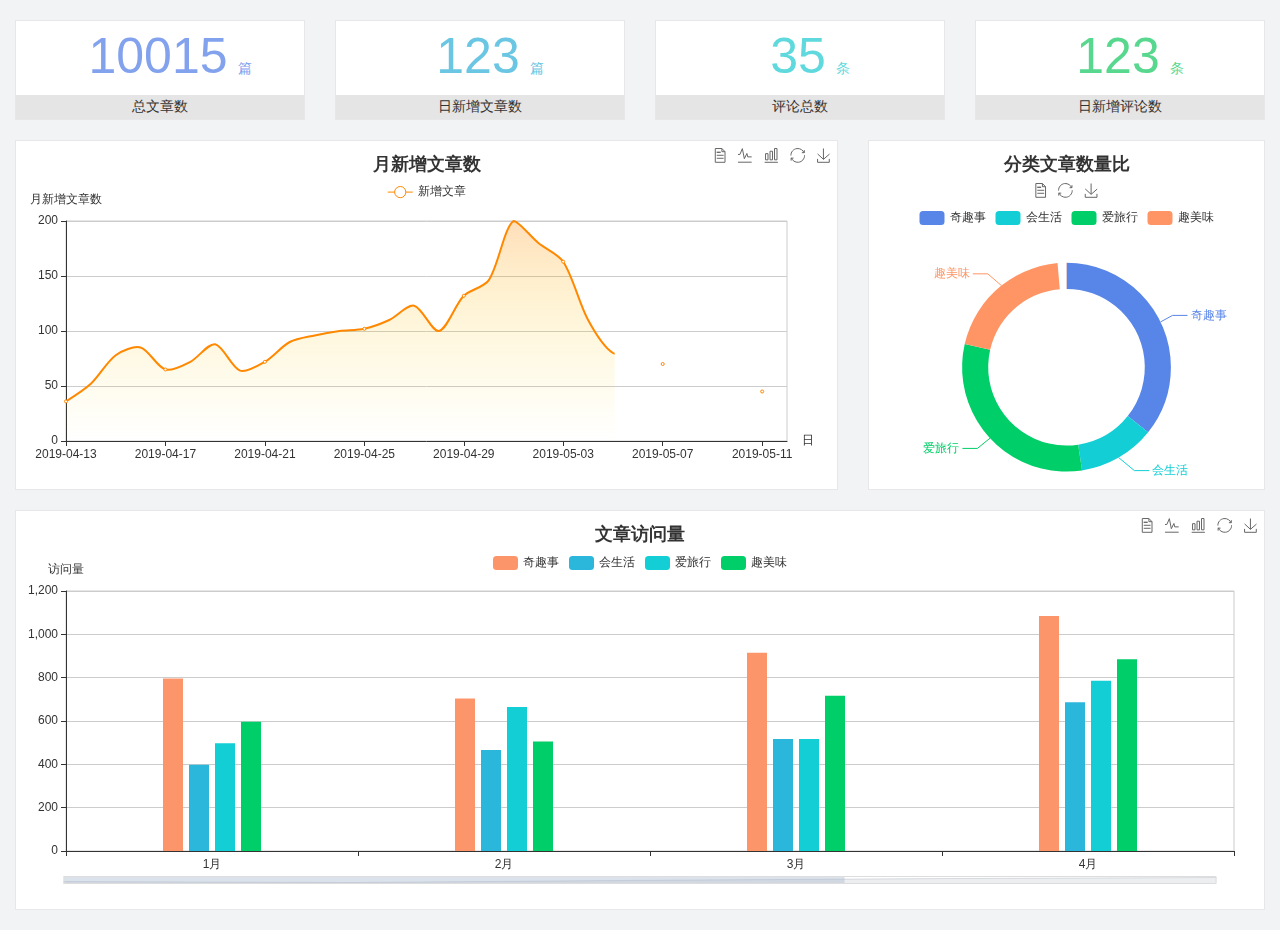
<file: home/dashboard.html>
<!DOCTYPE html>
<html lang="en">

<head>
  <meta charset="UTF-8">
  <meta name="viewport" content="width=device-width, initial-scale=1.0">
  <meta http-equiv="X-UA-Compatible" content="ie=edge">
  <title>图表统计</title>
  <link rel="stylesheet" href="../../assets/lib/bootstrap.css" />
  <link rel="stylesheet" href="../../assets/lib/main.css" />
  <script src="../../assets/lib/jquery.js"></script>
  <script type="text/javascript" src="../../assets/lib/echarts.min.js"></script>
</head>

<body>
  <div class="container-fluid">
    <div class="row spannel_list">
      <div class="col-sm-3 col-xs-6">
        <div class="spannel">
          <em>10015</em><span>篇</span>
          <b>总文章数</b>
        </div>
      </div>
      <div class="col-sm-3 col-xs-6">
        <div class="spannel scolor01">
          <em>123</em><span>篇</span>
          <b>日新增文章数</b>
        </div>
      </div>
      <div class="col-sm-3 col-xs-6">
        <div class="spannel scolor02">
          <em>35</em><span>条</span>
          <b>评论总数</b>
        </div>
      </div>
      <div class="col-sm-3 col-xs-6">
        <div class="spannel scolor03">
          <em>123</em><span>条</span>
          <b>日新增评论数</b>
        </div>
      </div>
    </div>
  </div>

  <div class="container-fluid">
    <div class="row curve-pie">
      <div class="col-lg-8 col-md-8">
        <div class="gragh_pannel" id="curve_show"></div>
      </div>
      <div class="col-lg-4 col-md-4">
        <div class="gragh_pannel" id="pie_show"></div>
      </div>
    </div>
  </div>

  <div class="container-fluid">
    <div class="column_pannel" id="column_show"></div>
  </div>

  <script>
    var oChart = echarts.init(document.getElementById('curve_show'));
    var aList_all = [
      { 'count': 36, 'date': '2019-04-13' },
      { 'count': 52, 'date': '2019-04-14' },
      { 'count': 78, 'date': '2019-04-15' },
      { 'count': 85, 'date': '2019-04-16' },
      { 'count': 65, 'date': '2019-04-17' },
      { 'count': 72, 'date': '2019-04-18' },
      { 'count': 88, 'date': '2019-04-19' },
      { 'count': 64, 'date': '2019-04-20' },
      { 'count': 72, 'date': '2019-04-21' },
      { 'count': 90, 'date': '2019-04-22' },
      { 'count': 96, 'date': '2019-04-23' },
      { 'count': 100, 'date': '2019-04-24' },
      { 'count': 102, 'date': '2019-04-25' },
      { 'count': 110, 'date': '2019-04-26' },
      { 'count': 123, 'date': '2019-04-27' },
      { 'count': 100, 'date': '2019-04-28' },
      { 'count': 132, 'date': '2019-04-29' },
      { 'count': 146, 'date': '2019-04-30' },
      { 'count': 200, 'date': '2019-05-01' },
      { 'count': 180, 'date': '2019-05-02' },
      { 'count': 163, 'date': '2019-05-03' },
      { 'count': 110, 'date': '2019-05-04' },
      { 'count': 80, 'date': '2019-05-05' },
      { 'count': 82, 'date': '2019-05-06' },
      { 'count': 70, 'date': '2019-05-07' },
      { 'count': 65, 'date': '2019-05-08' },
      { 'count': 54, 'date': '2019-05-09' },
      { 'count': 40, 'date': '2019-05-10' },
      { 'count': 45, 'date': '2019-05-11' },
      { 'count': 38, 'date': '2019-05-12' },
    ];

    let aCount = [];
    let aDate = [];

    for (var i = 0; i < aList_all.length; i++) {
      aCount.push(aList_all[i].count);
      aDate.push(aList_all[i].date);
    }

    var chartopt = {
      title: {
        text: '月新增文章数',
        left: 'center',
        top: '10'
      },
      tooltip: {
        trigger: 'axis'
      },
      legend: {
        data: ['新增文章'],
        top: '40'
      },
      toolbox: {
        show: true,
        feature: {
          mark: { show: true },
          dataView: { show: true, readOnly: false },
          magicType: { show: true, type: ['line', 'bar'] },
          restore: { show: true },
          saveAsImage: { show: true }
        }
      },
      calculable: true,
      xAxis: [
        {
          name: '日',
          type: 'category',
          boundaryGap: false,
          data: aDate
        }
      ],
      yAxis: [
        {
          name: '月新增文章数',
          type: 'value'
        }
      ],
      series: [
        {
          name: '新增文章',
          type: 'line',
          smooth: true,
          itemStyle: { normal: { areaStyle: { type: 'default' }, color: '#f80' }, lineStyle: { color: '#f80' } },
          data: aCount
        }],
      areaStyle: {
        normal: {
          color: new echarts.graphic.LinearGradient(0, 0, 0, 1, [{
            offset: 0,
            color: 'rgba(255,136,0,0.39)'
          }, {
            offset: .34,
            color: 'rgba(255,180,0,0.25)'
          }, {
            offset: 1,
            color: 'rgba(255,222,0,0.00)'
          }])

        }
      },
      grid: {
        show: true,
        x: 50,
        x2: 50,
        y: 80,
        height: 220
      }
    };

    oChart.setOption(chartopt);


    var oPie = echarts.init(document.getElementById('pie_show'));
    var oPieopt =
    {
      title: {
        top: 10,
        text: '分类文章数量比',
        x: 'center'
      },
      tooltip: {
        trigger: 'item',
        formatter: "{a} <br/>{b} : {c} ({d}%)"
      },
      color: ['#5885e8', '#13cfd5', '#00ce68', '#ff9565'],
      legend: {
        x: 'center',
        top: 65,
        data: ['奇趣事', '会生活', '爱旅行', '趣美味']
      },
      toolbox: {
        show: true,
        x: 'center',
        top: 35,
        feature: {
          mark: { show: true },
          dataView: { show: true, readOnly: false },
          magicType: {
            show: true,
            type: ['pie', 'funnel'],
            option: {
              funnel: {
                x: '25%',
                width: '50%',
                funnelAlign: 'left',
                max: 1548
              }
            }
          },
          restore: { show: true },
          saveAsImage: { show: true }
        }
      },
      calculable: true,
      series: [
        {
          name: '访问来源',
          type: 'pie',
          radius: ['45%', '60%'],
          center: ['50%', '65%'],
          data: [
            { value: 300, name: '奇趣事' },
            { value: 100, name: '会生活' },
            { value: 260, name: '爱旅行' },
            { value: 180, name: '趣美味' }
          ]
        }
      ]
    };
    oPie.setOption(oPieopt);



    var oColumn = this.echarts.init(document.getElementById('column_show'));
    var oColumnopt =
    {
      title: {
        text: '文章访问量',
        left: 'center',
        top: '10'
      },
      tooltip: {
        trigger: 'axis'
      },
      legend: {
        data: ['奇趣事', '会生活', '爱旅行', '趣美味'],
        top: '40'
      },
      toolbox: {
        show: true,
        feature: {
          mark: { show: true },
          dataView: { show: true, readOnly: false },
          magicType: { show: true, type: ['line', 'bar'] },
          restore: { show: true },
          saveAsImage: { show: true }
        }
      },
      calculable: true,
      xAxis: [
        {
          type: 'category',
          data: ['1月', '2月', '3月', '4月', '5月']
        }
      ],
      yAxis: [
        {
          name: '访问量',
          type: 'value'
        }
      ],
      series: [
        {
          name: '奇趣事',
          type: 'bar',
          barWidth: 20,
          itemStyle: {
            normal: { areaStyle: { type: 'default' }, color: '#fd956a' }
          },
          data: [800, 708, 920, 1090, 1200]
        },
        {
          name: '会生活',
          type: 'bar',
          barWidth: 20,
          itemStyle: {
            normal: { areaStyle: { type: 'default' }, color: '#2bb6db' }
          },
          data: [400, 468, 520, 690, 800]
        },
        {
          name: '爱旅行',
          type: 'bar',
          barWidth: 20,
          itemStyle: {
            normal: { areaStyle: { type: 'default' }, color: '#13cfd5' }
          },
          data: [500, 668, 520, 790, 900]
        },
        {
          name: '趣美味',
          type: 'bar',
          barWidth: 20,
          itemStyle: {
            normal: { areaStyle: { type: 'default' }, color: '#00ce68' }
          },
          data: [600, 508, 720, 890, 1000]
        }
      ],
      grid: {
        show: true,
        x: 50,
        x2: 30,
        y: 80,
        height: 260
      },
      dataZoom: [//给x轴设置滚动条
        {
          start: 0,//默认为0
          end: 100 - 1000 / 31,//默认为100
          type: 'slider',
          show: true,
          xAxisIndex: [0],
          handleSize: 0,//滑动条的 左右2个滑动条的大小
          height: 8,//组件高度
          left: 45, //左边的距离
          right: 50,//右边的距离
          bottom: 26,//右边的距离
          handleColor: '#ddd',//h滑动图标的颜色
          handleStyle: {
            borderColor: "#cacaca",
            borderWidth: "1",
            shadowBlur: 2,
            background: "#ddd",
            shadowColor: "#ddd",
          }
        }]
    };
    oColumn.setOption(oColumnopt);
  </script>
</body>

</html>
</file>
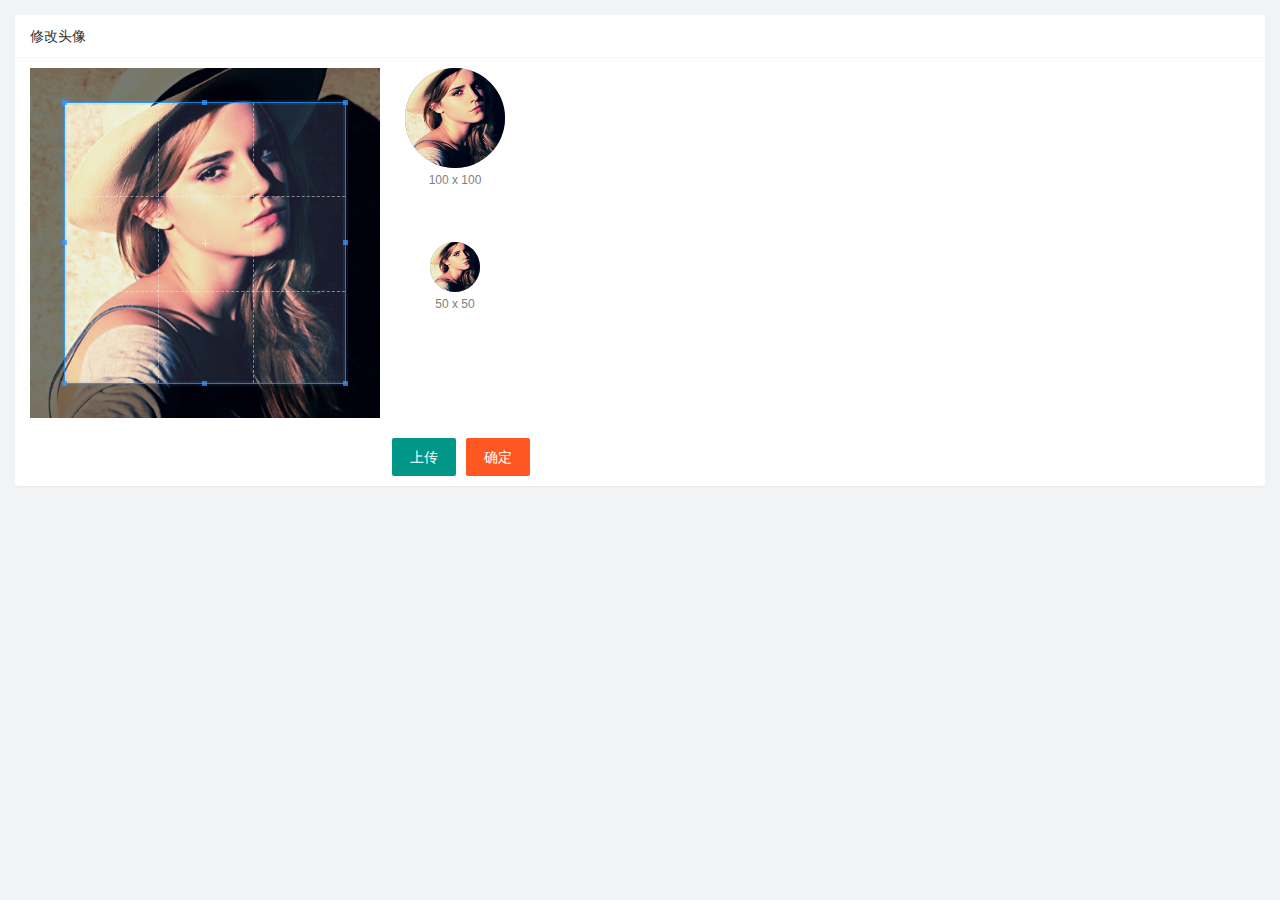
<file: user/user_avatar.html>
<!DOCTYPE html>
<html lang="en">
<head>
    <meta charset="UTF-8">
    <meta http-equiv="X-UA-Compatible" content="IE=edge">
    <meta name="viewport" content="width=device-width, initial-scale=1.0">
    <title>Document</title>
    <!-- 导入layui -->
    <link rel="stylesheet" href="../assets/lib/layui/css/layui.css">
    <!-- 导入 cropper 样式表 -->
    <link rel="stylesheet" href="../assets/lib/cropper/cropper.css">
    <!-- 导入自己的css样式 -->
    <link rel="stylesheet" href="../assets/css/user/user_avatar.css">
</head>
<body>
    <div class="layui-card">
        <div class="layui-card-header">修改头像</div>
        <div class="layui-card-body">
            <!-- 第一行的图片裁剪和预览区域 -->
  <div class="row1">
    <!-- 图片裁剪区域 -->
    <div class="cropper-box">
      <!-- 这个 img 标签很重要，将来会把它初始化为裁剪区域 -->
      <img id="image" src="../assets/images/sample.jpg" />
    </div>
    <!-- 图片的预览区域 -->
    <div class="preview-box">
      <div>
        <!-- 宽高为 100px 的预览区域 -->
        <div class="img-preview w100"></div>
        <p class="size">100 x 100</p>
      </div>
      <div>
        <!-- 宽高为 50px 的预览区域 -->
        <div class="img-preview w50"></div>
        <p class="size">50 x 50</p>
      </div>
    </div>
  </div>

  <!-- 第二行的按钮区域 -->
  <div class="row2">
    <!-- 通过accept属性可以指定用户可以选择文件的类型 -->
    <input type="file" id="file" accept="image/png,image/jpeg">
    <button type="button" class="layui-btn" id="btnChooseImage">上传</button>
    <button type="button" class="layui-btn layui-btn-danger" id="btnUpload">确定</button>
  </div>
        </div>
      </div>
      <!-- 导入layui.js文件 -->
      <script src="../assets/lib/layui/layui.all.js"></script>
      <!-- 导入 jQuery -->
      <script src="../assets/lib/jquery.js"></script>
      <!-- 导入 cropper.js -->
      <script src="../assets/lib/cropper/Cropper.js"></script>
      <!--导入 jquery-cropper.js -->
      <script src="../assets/lib/cropper/jquery-cropper.js"></script>
      <!-- 导入 baseAPI 的js 文件 -->
      <script src="../assets/js/baseAPI.js"></script>
      <!-- 导入自己的js 文件 -->
      <script src="../assets/js/user/user_avatar.js"></script>
</body>
</html>
</file>
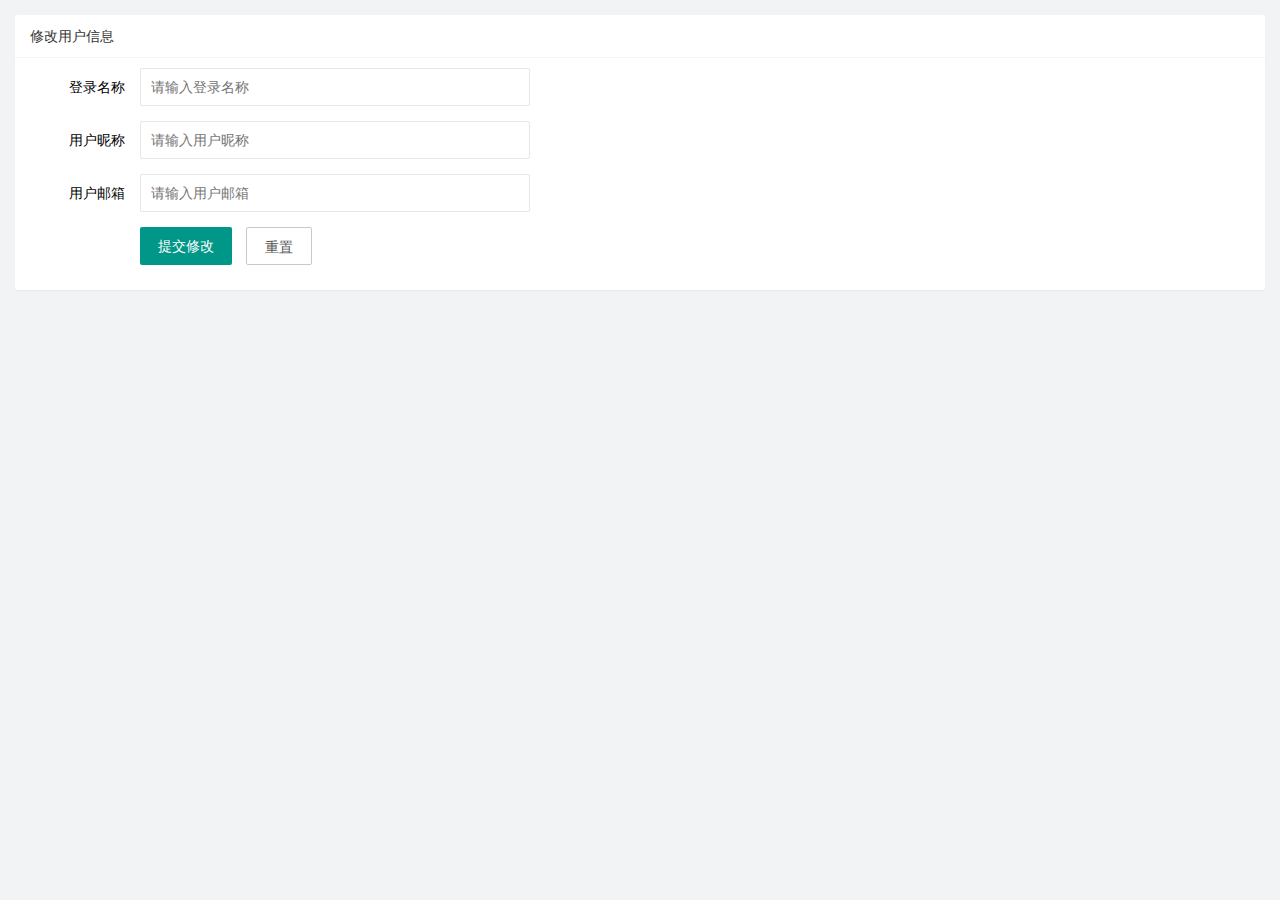
<file: user/user_info.html>
<!DOCTYPE html>
<html lang="en">
<head>
    <meta charset="UTF-8">
    <meta http-equiv="X-UA-Compatible" content="IE=edge">
    <meta name="viewport" content="width=device-width, initial-scale=1.0">
    <title>Document</title>
    <!-- 导入layui的样式 -->
    <link rel="stylesheet" href="../assets/lib/layui/css/layui.css" />
    <!-- 导入自己定义的CSS样式 -->
    <link rel="stylesheet" href="../assets/css/user/user_info.css" />
</head>
<body>
    <!-- 卡片区域 -->
    <div class="layui-card">
        <div class="layui-card-header">修改用户信息</div>
        <div class="layui-card-body">
            <form class="layui-form" lay-filter="formUserInfo" >
                <!-- 这是隐藏域 -->
                <input type="hidden" name="id" value="">
                <div class="layui-form-item">
                    <label class="layui-form-label">登录名称</label>
                    <div class="layui-input-block">
                        <input type="text" name="username" required  lay-verify="required" placeholder="请输入登录名称" autocomplete="off" class="layui-input" readonly>
                    </div>
                    </div>
                    <div class="layui-form-item">
                    <label class="layui-form-label">用户昵称</label>
                    <div class="layui-input-block">
                        <input type="text" name="nickname" required  lay-verify="required|nickname" placeholder="请输入用户昵称" autocomplete="off" class="layui-input">
                    </div>
                    </div>
                    <div class="layui-form-item">
                    <label class="layui-form-label">用户邮箱</label>
                    <div class="layui-input-block">
                        <input type="text" name="email" required  lay-verify="required|email" placeholder="请输入用户邮箱" autocomplete="off" class="layui-input">
                    </div>
                    </div>
                    <div class="layui-form-item">
                    <div class="layui-input-block">
                        <button class="layui-btn" lay-submit lay-filter="formDemo">提交修改</button>
                        <button type="reset" class="layui-btn layui-btn-primary" id="btnReset">重置</button>
                    </div>
                    </div>
            </form>
        </div>
      </div>
      <!-- 导入layui的ja文件 -->
      <script src="../assets/lib/layui/layui.all.js"></script>
      <!-- 导入jQuery -->
      <script src="../assets/lib/jquery.js"></script>
      <!-- 导入baseAPI 文件 -->
      <script src="../assets/js/baseAPI.js"></script>
      <!-- 导入自己的JS文件 -->
      <script src="../assets/js/user/user_info.js"></script>
</body>
</html>
</file>
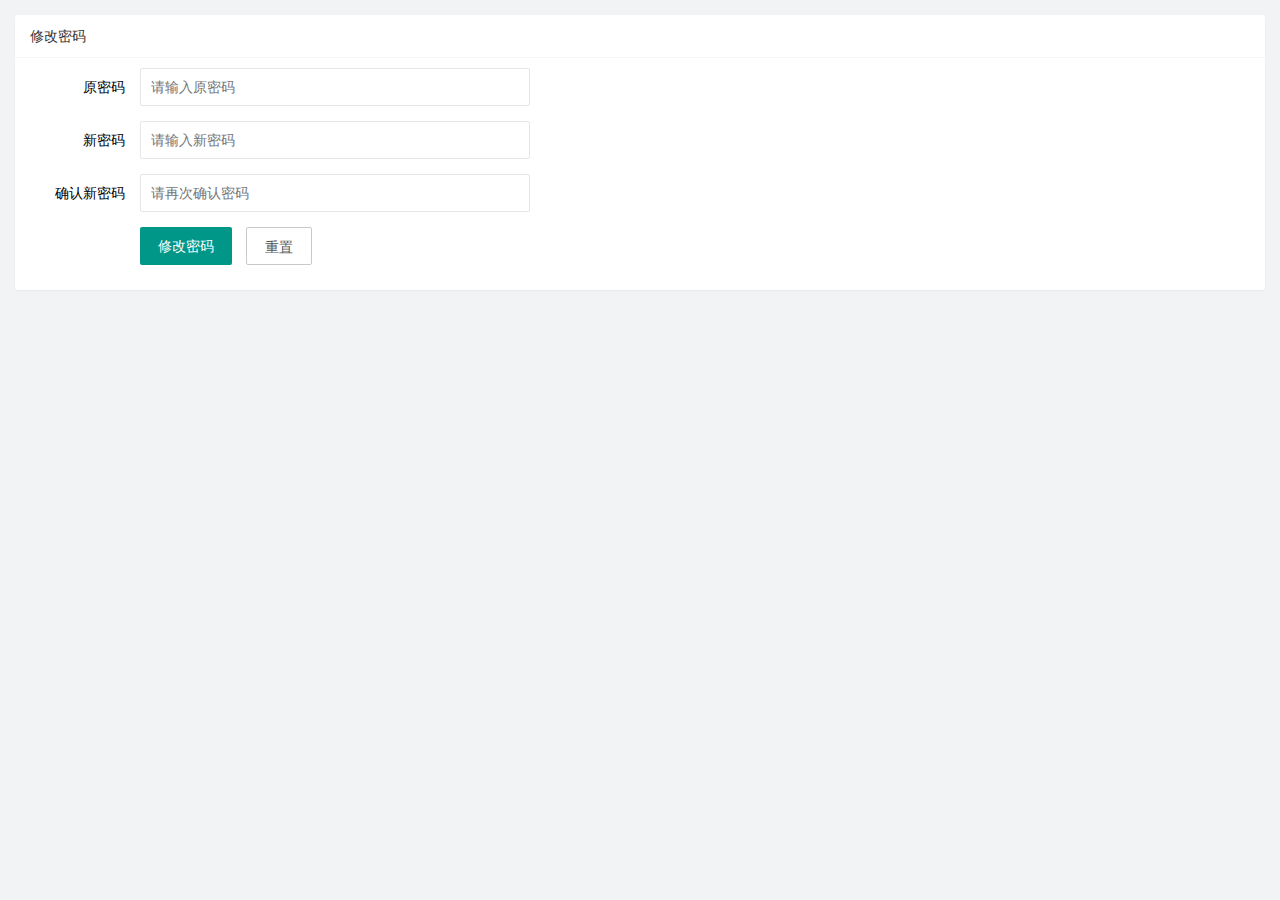
<file: user/user_pwd.html>
<!DOCTYPE html>
<html lang="en">
<head>
    <meta charset="UTF-8">
    <meta http-equiv="X-UA-Compatible" content="IE=edge">
    <meta name="viewport" content="width=device-width, initial-scale=1.0">
    <title>Document</title>
    <!-- 导入layui样式 -->
    <link rel="stylesheet" href="../assets/lib/layui/css/layui.css">
    <!-- 导入自己的CSS样式 -->
    <link rel="stylesheet" href="../assets/css/user/user_pwd.css">
</head>
<body>
    <div class="layui-card">
        <div class="layui-card-header">修改密码</div>
        <div class="layui-card-body">
            <form class="layui-form">
                <div class="layui-form-item">
                  <label class="layui-form-label">原密码</label>
                  <div class="layui-input-block">
                    <input type="password" name="oldPwd" required  lay-verify="required|pwd" placeholder="请输入原密码" autocomplete="off" class="layui-input">
                  </div>
                </div>
                <div class="layui-form-item">
                    <label class="layui-form-label">新密码</label>
                    <div class="layui-input-block">
                      <input type="password" name="newPwd" required  lay-verify="required|pwd|samePwd" placeholder="请输入新密码" autocomplete="off" class="layui-input">
                    </div>
                  </div>
                  <div class="layui-form-item">
                    <label class="layui-form-label">确认新密码</label>
                    <div class="layui-input-block">
                      <input type="password" name="rePwd" required  lay-verify="required|pwd|rePwd" placeholder="请再次确认密码" autocomplete="off" class="layui-input">
                    </div>
                  </div>
                  <div class="layui-form-item">
                    <div class="layui-input-block">
                      <button class="layui-btn" lay-submit lay-filter="formDemo">修改密码</button>
                      <button type="reset" class="layui-btn layui-btn-primary">重置</button>
                    </div>
                  </div>
            </form>
        </div>
      </div>
      <!-- 导入layui 的js文件 -->
      <script src="../assets/lib/layui/layui.all.js"></script>
      <!-- 导入jQuery -->
      <script src="../assets/lib/jquery.js"></script>
      <!-- 导入baseAPI -->
      <script src="../assets/js/baseAPI.js"></script>
      <!-- 导入自己的JS -->
      <script src="../assets/js/user/user_pwd.js"></script>
    </body>
</html>
</file>
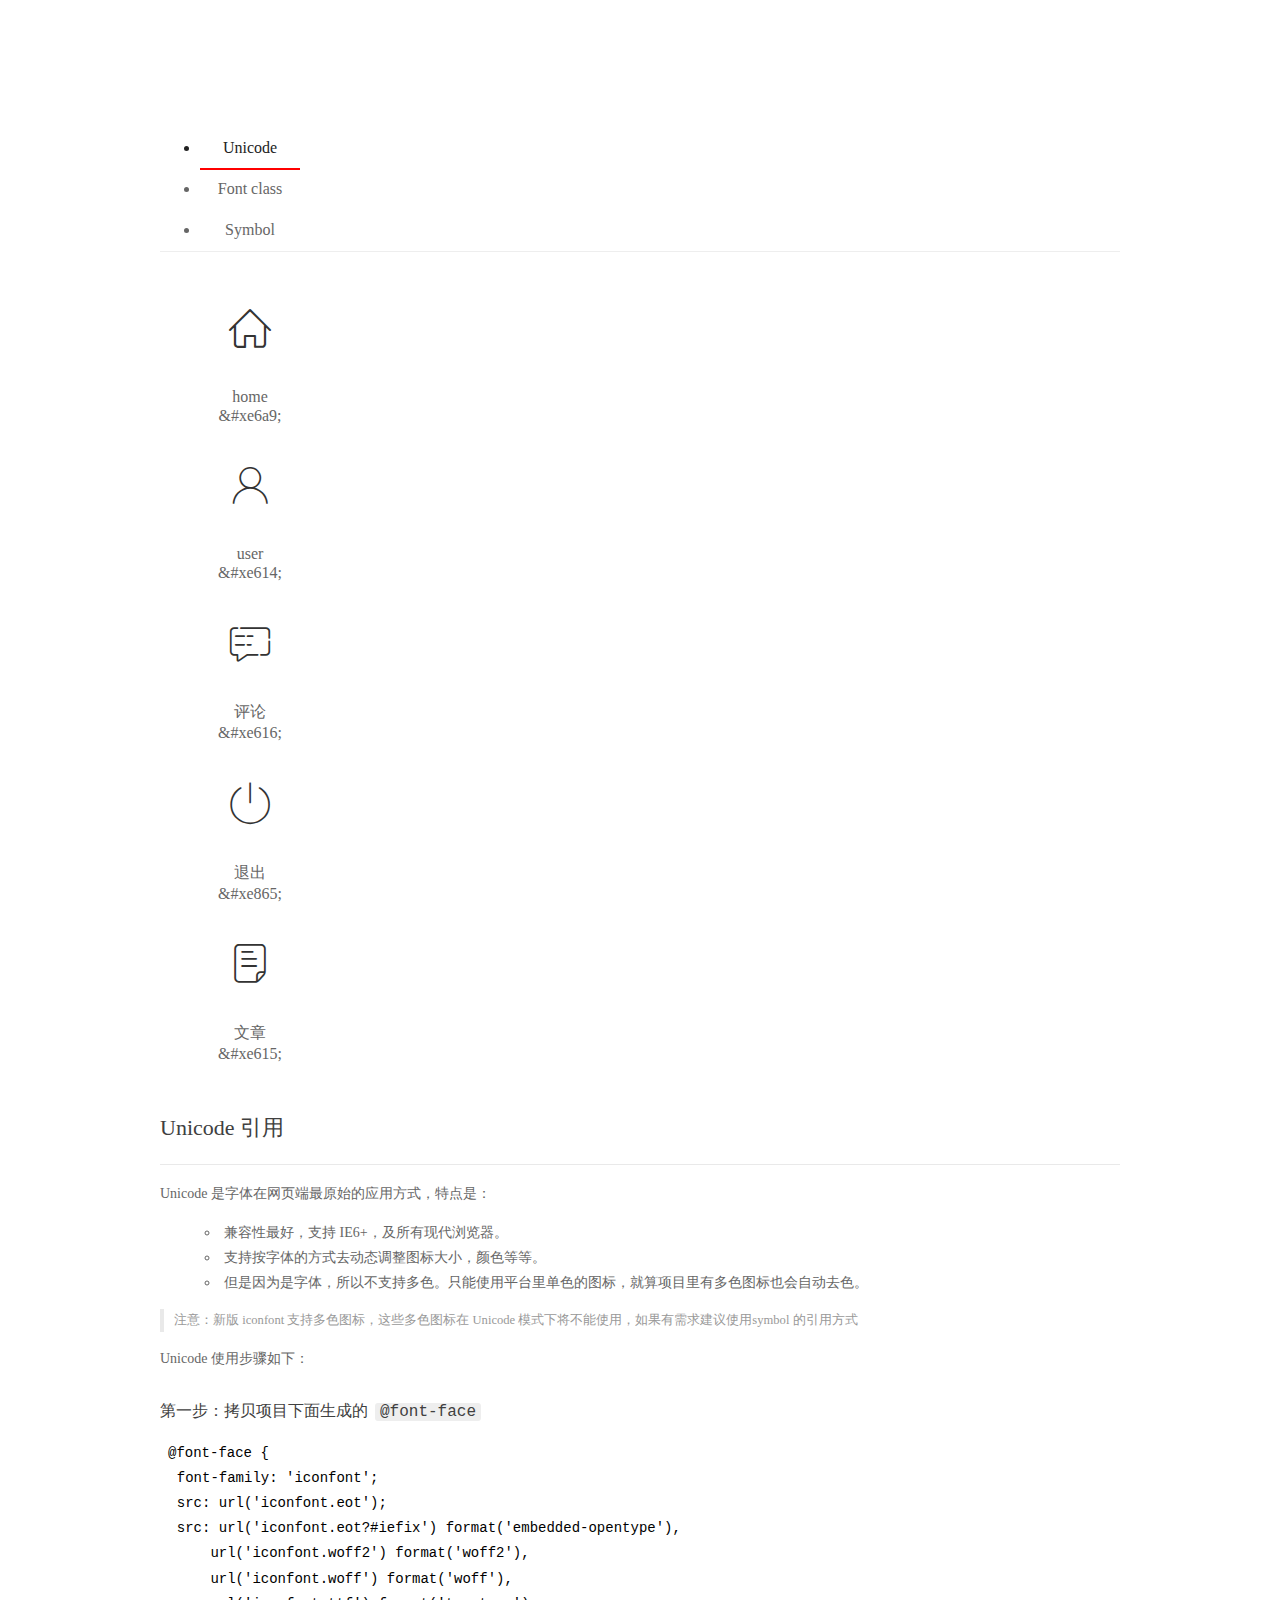
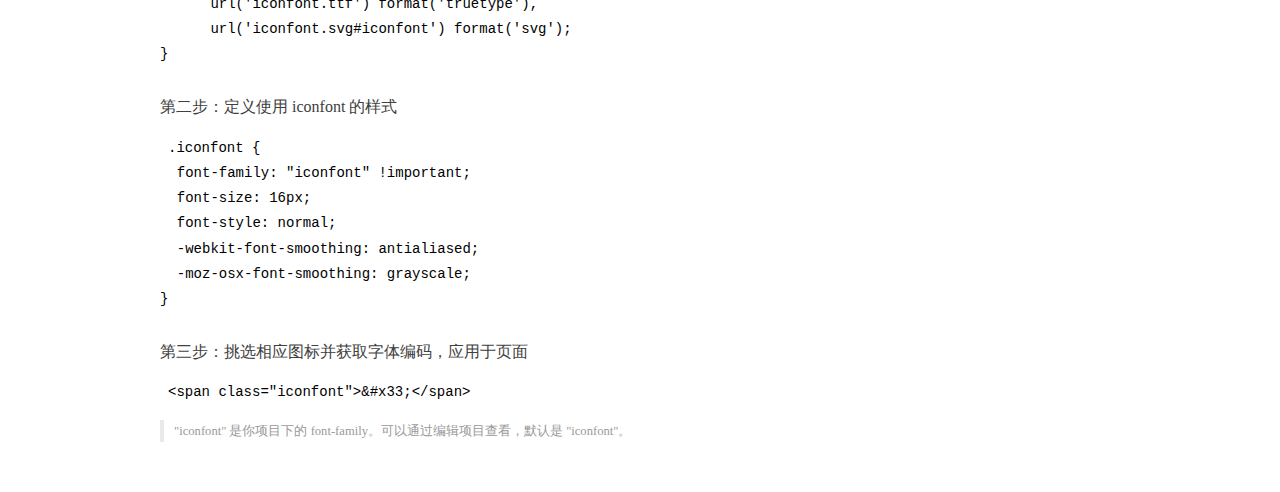
<file: assets/fonts/demo_index.html>
<!DOCTYPE html>
<html>
<head>
  <meta charset="utf-8"/>
  <title>IconFont Demo</title>
  <link rel="shortcut icon" href="https://gtms04.alicdn.com/tps/i4/TB1_oz6GVXXXXaFXpXXJDFnIXXX-64-64.ico" type="image/x-icon"/>
  <link rel="stylesheet" href="https://g.alicdn.com/thx/cube/1.3.2/cube.min.css">
  <link rel="stylesheet" href="demo.css">
  <link rel="stylesheet" href="iconfont.css">
  <script src="iconfont.js"></script>
  <!-- jQuery -->
  <script src="https://a1.alicdn.com/oss/uploads/2018/12/26/7bfddb60-08e8-11e9-9b04-53e73bb6408b.js"></script>
  <!-- 代码高亮 -->
  <script src="https://a1.alicdn.com/oss/uploads/2018/12/26/a3f714d0-08e6-11e9-8a15-ebf944d7534c.js"></script>
</head>
<body>
  <div class="main">
    <h1 class="logo"><a href="https://www.iconfont.cn/" title="iconfont 首页" target="_blank">&#xe86b;</a></h1>
    <div class="nav-tabs">
      <ul id="tabs" class="dib-box">
        <li class="dib active"><span>Unicode</span></li>
        <li class="dib"><span>Font class</span></li>
        <li class="dib"><span>Symbol</span></li>
      </ul>
      
    </div>
    <div class="tab-container">
      <div class="content unicode" style="display: block;">
          <ul class="icon_lists dib-box">
          
            <li class="dib">
              <span class="icon iconfont">&#xe6a9;</span>
                <div class="name">home</div>
                <div class="code-name">&amp;#xe6a9;</div>
              </li>
          
            <li class="dib">
              <span class="icon iconfont">&#xe614;</span>
                <div class="name">user</div>
                <div class="code-name">&amp;#xe614;</div>
              </li>
          
            <li class="dib">
              <span class="icon iconfont">&#xe616;</span>
                <div class="name">评论</div>
                <div class="code-name">&amp;#xe616;</div>
              </li>
          
            <li class="dib">
              <span class="icon iconfont">&#xe865;</span>
                <div class="name">退出</div>
                <div class="code-name">&amp;#xe865;</div>
              </li>
          
            <li class="dib">
              <span class="icon iconfont">&#xe615;</span>
                <div class="name">文章</div>
                <div class="code-name">&amp;#xe615;</div>
              </li>
          
          </ul>
          <div class="article markdown">
          <h2 id="unicode-">Unicode 引用</h2>
          <hr>

          <p>Unicode 是字体在网页端最原始的应用方式，特点是：</p>
          <ul>
            <li>兼容性最好，支持 IE6+，及所有现代浏览器。</li>
            <li>支持按字体的方式去动态调整图标大小，颜色等等。</li>
            <li>但是因为是字体，所以不支持多色。只能使用平台里单色的图标，就算项目里有多色图标也会自动去色。</li>
          </ul>
          <blockquote>
            <p>注意：新版 iconfont 支持多色图标，这些多色图标在 Unicode 模式下将不能使用，如果有需求建议使用symbol 的引用方式</p>
          </blockquote>
          <p>Unicode 使用步骤如下：</p>
          <h3 id="-font-face">第一步：拷贝项目下面生成的 <code>@font-face</code></h3>
<pre><code class="language-css"
>@font-face {
  font-family: 'iconfont';
  src: url('iconfont.eot');
  src: url('iconfont.eot?#iefix') format('embedded-opentype'),
      url('iconfont.woff2') format('woff2'),
      url('iconfont.woff') format('woff'),
      url('iconfont.ttf') format('truetype'),
      url('iconfont.svg#iconfont') format('svg');
}
</code></pre>
          <h3 id="-iconfont-">第二步：定义使用 iconfont 的样式</h3>
<pre><code class="language-css"
>.iconfont {
  font-family: "iconfont" !important;
  font-size: 16px;
  font-style: normal;
  -webkit-font-smoothing: antialiased;
  -moz-osx-font-smoothing: grayscale;
}
</code></pre>
          <h3 id="-">第三步：挑选相应图标并获取字体编码，应用于页面</h3>
<pre>
<code class="language-html"
>&lt;span class="iconfont"&gt;&amp;#x33;&lt;/span&gt;
</code></pre>
          <blockquote>
            <p>"iconfont" 是你项目下的 font-family。可以通过编辑项目查看，默认是 "iconfont"。</p>
          </blockquote>
          </div>
      </div>
      <div class="content font-class">
        <ul class="icon_lists dib-box">
          
          <li class="dib">
            <span class="icon iconfont icon-home"></span>
            <div class="name">
              home
            </div>
            <div class="code-name">.icon-home
            </div>
          </li>
          
          <li class="dib">
            <span class="icon iconfont icon-user"></span>
            <div class="name">
              user
            </div>
            <div class="code-name">.icon-user
            </div>
          </li>
          
          <li class="dib">
            <span class="icon iconfont icon-pinglun"></span>
            <div class="name">
              评论
            </div>
            <div class="code-name">.icon-pinglun
            </div>
          </li>
          
          <li class="dib">
            <span class="icon iconfont icon-tuichu"></span>
            <div class="name">
              退出
            </div>
            <div class="code-name">.icon-tuichu
            </div>
          </li>
          
          <li class="dib">
            <span class="icon iconfont icon-16"></span>
            <div class="name">
              文章
            </div>
            <div class="code-name">.icon-16
            </div>
          </li>
          
        </ul>
        <div class="article markdown">
        <h2 id="font-class-">font-class 引用</h2>
        <hr>

        <p>font-class 是 Unicode 使用方式的一种变种，主要是解决 Unicode 书写不直观，语意不明确的问题。</p>
        <p>与 Unicode 使用方式相比，具有如下特点：</p>
        <ul>
          <li>兼容性良好，支持 IE8+，及所有现代浏览器。</li>
          <li>相比于 Unicode 语意明确，书写更直观。可以很容易分辨这个 icon 是什么。</li>
          <li>因为使用 class 来定义图标，所以当要替换图标时，只需要修改 class 里面的 Unicode 引用。</li>
          <li>不过因为本质上还是使用的字体，所以多色图标还是不支持的。</li>
        </ul>
        <p>使用步骤如下：</p>
        <h3 id="-fontclass-">第一步：引入项目下面生成的 fontclass 代码：</h3>
<pre><code class="language-html">&lt;link rel="stylesheet" href="./iconfont.css"&gt;
</code></pre>
        <h3 id="-">第二步：挑选相应图标并获取类名，应用于页面：</h3>
<pre><code class="language-html">&lt;span class="iconfont icon-xxx"&gt;&lt;/span&gt;
</code></pre>
        <blockquote>
          <p>"
            iconfont" 是你项目下的 font-family。可以通过编辑项目查看，默认是 "iconfont"。</p>
        </blockquote>
      </div>
      </div>
      <div class="content symbol">
          <ul class="icon_lists dib-box">
          
            <li class="dib">
                <svg class="icon svg-icon" aria-hidden="true">
                  <use xlink:href="#icon-home"></use>
                </svg>
                <div class="name">home</div>
                <div class="code-name">#icon-home</div>
            </li>
          
            <li class="dib">
                <svg class="icon svg-icon" aria-hidden="true">
                  <use xlink:href="#icon-user"></use>
                </svg>
                <div class="name">user</div>
                <div class="code-name">#icon-user</div>
            </li>
          
            <li class="dib">
                <svg class="icon svg-icon" aria-hidden="true">
                  <use xlink:href="#icon-pinglun"></use>
                </svg>
                <div class="name">评论</div>
                <div class="code-name">#icon-pinglun</div>
            </li>
          
            <li class="dib">
                <svg class="icon svg-icon" aria-hidden="true">
                  <use xlink:href="#icon-tuichu"></use>
                </svg>
                <div class="name">退出</div>
                <div class="code-name">#icon-tuichu</div>
            </li>
          
            <li class="dib">
                <svg class="icon svg-icon" aria-hidden="true">
                  <use xlink:href="#icon-16"></use>
                </svg>
                <div class="name">文章</div>
                <div class="code-name">#icon-16</div>
            </li>
          
          </ul>
          <div class="article markdown">
          <h2 id="symbol-">Symbol 引用</h2>
          <hr>

          <p>这是一种全新的使用方式，应该说这才是未来的主流，也是平台目前推荐的用法。相关介绍可以参考这篇<a href="">文章</a>
            这种用法其实是做了一个 SVG 的集合，与另外两种相比具有如下特点：</p>
          <ul>
            <li>支持多色图标了，不再受单色限制。</li>
            <li>通过一些技巧，支持像字体那样，通过 <code>font-size</code>, <code>color</code> 来调整样式。</li>
            <li>兼容性较差，支持 IE9+，及现代浏览器。</li>
            <li>浏览器渲染 SVG 的性能一般，还不如 png。</li>
          </ul>
          <p>使用步骤如下：</p>
          <h3 id="-symbol-">第一步：引入项目下面生成的 symbol 代码：</h3>
<pre><code class="language-html">&lt;script src="./iconfont.js"&gt;&lt;/script&gt;
</code></pre>
          <h3 id="-css-">第二步：加入通用 CSS 代码（引入一次就行）：</h3>
<pre><code class="language-html">&lt;style&gt;
.icon {
  width: 1em;
  height: 1em;
  vertical-align: -0.15em;
  fill: currentColor;
  overflow: hidden;
}
&lt;/style&gt;
</code></pre>
          <h3 id="-">第三步：挑选相应图标并获取类名，应用于页面：</h3>
<pre><code class="language-html">&lt;svg class="icon" aria-hidden="true"&gt;
  &lt;use xlink:href="#icon-xxx"&gt;&lt;/use&gt;
&lt;/svg&gt;
</code></pre>
          </div>
      </div>

    </div>
  </div>
  <script>
  $(document).ready(function () {
      $('.tab-container .content:first').show()

      $('#tabs li').click(function (e) {
        var tabContent = $('.tab-container .content')
        var index = $(this).index()

        if ($(this).hasClass('active')) {
          return
        } else {
          $('#tabs li').removeClass('active')
          $(this).addClass('active')

          tabContent.hide().eq(index).fadeIn()
        }
      })
    })
  </script>
</body>
</html>
</file>
<file: assets/lib/main.css>
body{
    font-family:'MicroSoft YaHei';
    background-color: #f2f3f5;
}
.main_wrap{
    position:fixed;
    width:100%;
    height:100%;
    left:0px;
    top:0px;
    background:url('../images/login_bg.jpg'); 
    background-size:100% 100%; 
  }
.header{
    width:1200px;
    overflow: hidden;
    margin:20px auto 0;
}
.heade .logo{
    float: left;
}
.header .copyright{
    float:right;
    font-size:12px;
    color:#fff;
    text-align:right;
    line-height:20px;
    margin-top:10px;
}
.login_form_con{
    position:absolute;
    left:50%;
    top:50%;
    margin-left:-200px;
    margin-top:-155px;
    width:400px;
    height:310px;
    background-color: #edeff0;
}

.login_form{
    position: relative;
}

.login_form .icon-user{
    position:absolute;
    font-size:16px;
    color:#999;
    left:46px;
    top:12px;
}
.login_form .icon-key{
    position:absolute;
    font-size:18px;
    color:#999;
    left:46px;
    top:78px;
}
.login_title{
    height:60px;
    background:url('../images/login_title.png') center center no-repeat #fff;
}
.input_txt,.input_pass,.input_sub{
    display:block;
    width:334px;
    height:37px;
    padding:0px;
    text-indent:40px;
    border:1px solid #ddd;
    margin:27px auto 0;
    outline:none;
}
.input_sub{
    margin-top:40px;
    height:42px;
    background-color: #19b9e7;
    text-indent:0px;
    font-size:18px;
    color:#fff;
    cursor: pointer;
}
.input_sub:hover{
    background-color: #08a0cc;
}

.sider{
    position:fixed;
    left:0;
    top:0;
    bottom:0;
    width:210px;
    background-color: #323745;
}
.sider .logo{
    display:block;
    height:56px;
    background-color: #242732;
    overflow: hidden;
}
.sider .logo img{
    display:block;
    margin:6px auto 0;
}
.user_info{
    height:79px;
    border-bottom:1px solid #5a5e6b;
}

.user_info img{
    float: left;
    width:40px;
    height:40px;
    border-radius:20px;
    margin:19px 0 0 30px;
}
.user_info span{
    float: left;
    width:120px;
    font-size:12px;
    color:#fff;
    margin:23px 0 0 20px;
}
.user_info b{
    float: left;
    width: 120px;
    font-weight:normal;
    font-size:12px;
    color:#adafb5;
    margin:2px 0 0 20px;
}

.menu .level01{
    height:50px;
    line-height:50px;
}
.menu .level01 a{
    display:block;
    height:50px;
    font-size:12px;
    color:#adafb5;
    overflow: hidden;
}
.menu .level01.active a{
    background-color: #1378f0;
    color:#fff;
}
.menu .level01.active i{
    color:#fff;
}

.menu .level01 a:hover{
    background-color: #1378f0;
    color:#fff;
}
.menu .level01 a:hover i{
    color:#fff;
}
.menu .level01 i{
    color:#61646f;
    font-size:22px;
    float: left;
    margin-left:26px;
}
.menu .level01 span{
    float: left;
    margin-left:10px;
}
.menu .level01 b{
    float: right;
    margin-right:20px;
    font-weight:normal;
    transform:rotate(90deg);
    transition:all 500ms ease;
}

.menu .level01 .rotate0{
    transform:rotate(0deg);
}

.menu .level02{
    background: #242732;
    display:none;
}


.menu .level02 li{
    height:40px;
    line-height:40px;
}
.menu .level02 li a{
    display:block;
    height:40px;
    font-size:12px;
    color:#adafb5;
    overflow: hidden;
}

.menu .level02 li a:hover{
    background-color: #1378f0;
    color:#fff;
}

.menu .level02 li i{
    font-size:12px;
    float: left;
    margin-left:60px;
}
.menu .level02 li span{
    font-size:12px;
    float: left;
    margin-left:5px;
}

.menu .level02 .active a{
    color:#ffae00;
}

.header_bar{
    position:fixed;
    left:210px;
    right:0;
    top:0;
    height:56px;
    background-color: #fff;
}

.main{
    position:fixed;
    left:210px;
    top:56px;
    right:0;
    bottom:0;
    background-color: #f2f3f5;
}

.search_form{
    width:218px;
    height:33px;
    border:1px solid #ddd;
    background-color: #f2f3f5;
    border-radius:16px;
    float: left;
    margin:12px 0 0 27px;
}

.search_form input{
    padding:0px;
    margin:0px;
    border:0px;
    float: left;
    background-color: #f2f3f5;
    font-size:12px;
    width:175px;
    height:31px;
    margin-left:12px;
    outline:none;
   
}

.search_form .icon-search{
    line-height:33px;
    cursor: pointer;
    font-size:18px;
    color:#abaebb;
}
.user_center_link{
    float:right;

}
.user_center_link a{
    line-height:56px;
    font-size:12px;
    color:#999;
    margin-right:15px;
}
.user_center_link a:hover{
    color:#ffae00
}

.user_center_link img{
    width:42px;
    height:42px;
    border-radius:32px;
    margin-right:10px;
}

.spannel_list{
    margin-top:20px;
}

.spannel{
	height:100px;
	overflow:hidden;
	text-align:center;
    position:relative;
    background-color: #fff;
    border:1px solid #e7e7e9;
    margin-bottom:20px;
}

.spannel em{
    font-style:normal;
	font-size:50px;
	line-height:50px;
	display:inline-block;
	margin:10px 0 0 20px;
	font-family:'Arial';
	color:#83a2ed;
}

.spannel span{
	font-size:14px;
	display:inline-block;
	color:#83a2ed;
	margin-left:10px;
}

.spannel b{
	position:absolute;
	left:0;
	bottom:0;
	width:100%;
	line-height:24px;
	background:#e5e5e5;
	color:#333;
	font-size:14px;
	font-weight:normal;
}

.scolor01 em,.scolor01 span{
	color:#6ac6e2;
}

.scolor02 em,.scolor02 span{
	color:#5fd9de;
}

.scolor03 em,.scolor03 span{
	color:#58d88e;
}


.gragh_pannel{
    height:350px;
    border:1px solid #e7e7e9;
    background-color: #fff!important; 
    margin-bottom:20px;  
}

.column_pannel{
    margin-bottom:20px;
    height:400px;
    border:1px solid #e7e7e9;
    background-color: #fff!important;   
}

.common_title{
    line-height:42px;
    background-color: #fbfbfb;
    border:1px solid #e7e7e9;
    margin-top:20px;
    text-indent: 15px;
    font-size:14px;
    color:#333;
}

.common_con{
    border:1px solid #e7e7e9;
    border-top:0px;
    background-color: #fff;
    padding-bottom:20px;
    margin-bottom:20px;
}
.opt_btns{
    margin-top:20px;
}

.mp20{
    margin-top:20px;
}

.pagination{   
   margin:0;
}

.article_form{
    margin-top:20px;
}

.form-group{
    margin-bottom:25px;
}

.form-group label{
    font-weight:normal;
    color:#666;
}

.icon-icondate{
    line-height:16px;
}

.user_pic{
    width:100px;
    height:100px;
    margin-bottom:10px;
}

.article_cover{
    width:200px;
    height:200px;
    margin-bottom:10px;
}
</file>
<file: assets/lib/layui/css/layui.css>
/** layui-v2.5.5 MIT License By https://www.layui.com */
 .layui-inline,img{display:inline-block;vertical-align:middle}h1,h2,h3,h4,h5,h6{font-weight:400}.layui-edge,.layui-header,.layui-inline,.layui-main{position:relative}.layui-body,.layui-edge,.layui-elip{overflow:hidden}.layui-btn,.layui-edge,.layui-inline,img{vertical-align:middle}.layui-btn,.layui-disabled,.layui-icon,.layui-unselect{-moz-user-select:none;-webkit-user-select:none;-ms-user-select:none}.layui-elip,.layui-form-checkbox span,.layui-form-pane .layui-form-label{text-overflow:ellipsis;white-space:nowrap}.layui-breadcrumb,.layui-tree-btnGroup{visibility:hidden}blockquote,body,button,dd,div,dl,dt,form,h1,h2,h3,h4,h5,h6,input,li,ol,p,pre,td,textarea,th,ul{margin:0;padding:0;-webkit-tap-highlight-color:rgba(0,0,0,0)}a:active,a:hover{outline:0}img{border:none}li{list-style:none}table{border-collapse:collapse;border-spacing:0}h4,h5,h6{font-size:100%}button,input,optgroup,option,select,textarea{font-family:inherit;font-size:inherit;font-style:inherit;font-weight:inherit;outline:0}pre{white-space:pre-wrap;white-space:-moz-pre-wrap;white-space:-pre-wrap;white-space:-o-pre-wrap;word-wrap:break-word}body{line-height:24px;font:14px Helvetica Neue,Helvetica,PingFang SC,Tahoma,Arial,sans-serif}hr{height:1px;margin:10px 0;border:0;clear:both}a{color:#333;text-decoration:none}a:hover{color:#777}a cite{font-style:normal;*cursor:pointer}.layui-border-box,.layui-border-box *{box-sizing:border-box}.layui-box,.layui-box *{box-sizing:content-box}.layui-clear{clear:both;*zoom:1}.layui-clear:after{content:'\20';clear:both;*zoom:1;display:block;height:0}.layui-inline{*display:inline;*zoom:1}.layui-edge{display:inline-block;width:0;height:0;border-width:6px;border-style:dashed;border-color:transparent}.layui-edge-top{top:-4px;border-bottom-color:#999;border-bottom-style:solid}.layui-edge-right{border-left-color:#999;border-left-style:solid}.layui-edge-bottom{top:2px;border-top-color:#999;border-top-style:solid}.layui-edge-left{border-right-color:#999;border-right-style:solid}.layui-disabled,.layui-disabled:hover{color:#d2d2d2!important;cursor:not-allowed!important}.layui-circle{border-radius:100%}.layui-show{display:block!important}.layui-hide{display:none!important}@font-face{font-family:layui-icon;src:url(../font/iconfont.eot?v=250);src:url(../font/iconfont.eot?v=250#iefix) format('embedded-opentype'),url(../font/iconfont.woff2?v=250) format('woff2'),url(../font/iconfont.woff?v=250) format('woff'),url(../font/iconfont.ttf?v=250) format('truetype'),url(../font/iconfont.svg?v=250#layui-icon) format('svg')}.layui-icon{font-family:layui-icon!important;font-size:16px;font-style:normal;-webkit-font-smoothing:antialiased;-moz-osx-font-smoothing:grayscale}.layui-icon-reply-fill:before{content:"\e611"}.layui-icon-set-fill:before{content:"\e614"}.layui-icon-menu-fill:before{content:"\e60f"}.layui-icon-search:before{content:"\e615"}.layui-icon-share:before{content:"\e641"}.layui-icon-set-sm:before{content:"\e620"}.layui-icon-engine:before{content:"\e628"}.layui-icon-close:before{content:"\1006"}.layui-icon-close-fill:before{content:"\1007"}.layui-icon-chart-screen:before{content:"\e629"}.layui-icon-star:before{content:"\e600"}.layui-icon-circle-dot:before{content:"\e617"}.layui-icon-chat:before{content:"\e606"}.layui-icon-release:before{content:"\e609"}.layui-icon-list:before{content:"\e60a"}.layui-icon-chart:before{content:"\e62c"}.layui-icon-ok-circle:before{content:"\1005"}.layui-icon-layim-theme:before{content:"\e61b"}.layui-icon-table:before{content:"\e62d"}.layui-icon-right:before{content:"\e602"}.layui-icon-left:before{content:"\e603"}.layui-icon-cart-simple:before{content:"\e698"}.layui-icon-face-cry:before{content:"\e69c"}.layui-icon-face-smile:before{content:"\e6af"}.layui-icon-survey:before{content:"\e6b2"}.layui-icon-tree:before{content:"\e62e"}.layui-icon-upload-circle:before{content:"\e62f"}.layui-icon-add-circle:before{content:"\e61f"}.layui-icon-download-circle:before{content:"\e601"}.layui-icon-templeate-1:before{content:"\e630"}.layui-icon-util:before{content:"\e631"}.layui-icon-face-surprised:before{content:"\e664"}.layui-icon-edit:before{content:"\e642"}.layui-icon-speaker:before{content:"\e645"}.layui-icon-down:before{content:"\e61a"}.layui-icon-file:before{content:"\e621"}.layui-icon-layouts:before{content:"\e632"}.layui-icon-rate-half:before{content:"\e6c9"}.layui-icon-add-circle-fine:before{content:"\e608"}.layui-icon-prev-circle:before{content:"\e633"}.layui-icon-read:before{content:"\e705"}.layui-icon-404:before{content:"\e61c"}.layui-icon-carousel:before{content:"\e634"}.layui-icon-help:before{content:"\e607"}.layui-icon-code-circle:before{content:"\e635"}.layui-icon-water:before{content:"\e636"}.layui-icon-username:before{content:"\e66f"}.layui-icon-find-fill:before{content:"\e670"}.layui-icon-about:before{content:"\e60b"}.layui-icon-location:before{content:"\e715"}.layui-icon-up:before{content:"\e619"}.layui-icon-pause:before{content:"\e651"}.layui-icon-date:before{content:"\e637"}.layui-icon-layim-uploadfile:before{content:"\e61d"}.layui-icon-delete:before{content:"\e640"}.layui-icon-play:before{content:"\e652"}.layui-icon-top:before{content:"\e604"}.layui-icon-friends:before{content:"\e612"}.layui-icon-refresh-3:before{content:"\e9aa"}.layui-icon-ok:before{content:"\e605"}.layui-icon-layer:before{content:"\e638"}.layui-icon-face-smile-fine:before{content:"\e60c"}.layui-icon-dollar:before{content:"\e659"}.layui-icon-group:before{content:"\e613"}.layui-icon-layim-download:before{content:"\e61e"}.layui-icon-picture-fine:before{content:"\e60d"}.layui-icon-link:before{content:"\e64c"}.layui-icon-diamond:before{content:"\e735"}.layui-icon-log:before{content:"\e60e"}.layui-icon-rate-solid:before{content:"\e67a"}.layui-icon-fonts-del:before{content:"\e64f"}.layui-icon-unlink:before{content:"\e64d"}.layui-icon-fonts-clear:before{content:"\e639"}.layui-icon-triangle-r:before{content:"\e623"}.layui-icon-circle:before{content:"\e63f"}.layui-icon-radio:before{content:"\e643"}.layui-icon-align-center:before{content:"\e647"}.layui-icon-align-right:before{content:"\e648"}.layui-icon-align-left:before{content:"\e649"}.layui-icon-loading-1:before{content:"\e63e"}.layui-icon-return:before{content:"\e65c"}.layui-icon-fonts-strong:before{content:"\e62b"}.layui-icon-upload:before{content:"\e67c"}.layui-icon-dialogue:before{content:"\e63a"}.layui-icon-video:before{content:"\e6ed"}.layui-icon-headset:before{content:"\e6fc"}.layui-icon-cellphone-fine:before{content:"\e63b"}.layui-icon-add-1:before{content:"\e654"}.layui-icon-face-smile-b:before{content:"\e650"}.layui-icon-fonts-html:before{content:"\e64b"}.layui-icon-form:before{content:"\e63c"}.layui-icon-cart:before{content:"\e657"}.layui-icon-camera-fill:before{content:"\e65d"}.layui-icon-tabs:before{content:"\e62a"}.layui-icon-fonts-code:before{content:"\e64e"}.layui-icon-fire:before{content:"\e756"}.layui-icon-set:before{content:"\e716"}.layui-icon-fonts-u:before{content:"\e646"}.layui-icon-triangle-d:before{content:"\e625"}.layui-icon-tips:before{content:"\e702"}.layui-icon-picture:before{content:"\e64a"}.layui-icon-more-vertical:before{content:"\e671"}.layui-icon-flag:before{content:"\e66c"}.layui-icon-loading:before{content:"\e63d"}.layui-icon-fonts-i:before{content:"\e644"}.layui-icon-refresh-1:before{content:"\e666"}.layui-icon-rmb:before{content:"\e65e"}.layui-icon-home:before{content:"\e68e"}.layui-icon-user:before{content:"\e770"}.layui-icon-notice:before{content:"\e667"}.layui-icon-login-weibo:before{content:"\e675"}.layui-icon-voice:before{content:"\e688"}.layui-icon-upload-drag:before{content:"\e681"}.layui-icon-login-qq:before{content:"\e676"}.layui-icon-snowflake:before{content:"\e6b1"}.layui-icon-file-b:before{content:"\e655"}.layui-icon-template:before{content:"\e663"}.layui-icon-auz:before{content:"\e672"}.layui-icon-console:before{content:"\e665"}.layui-icon-app:before{content:"\e653"}.layui-icon-prev:before{content:"\e65a"}.layui-icon-website:before{content:"\e7ae"}.layui-icon-next:before{content:"\e65b"}.layui-icon-component:before{content:"\e857"}.layui-icon-more:before{content:"\e65f"}.layui-icon-login-wechat:before{content:"\e677"}.layui-icon-shrink-right:before{content:"\e668"}.layui-icon-spread-left:before{content:"\e66b"}.layui-icon-camera:before{content:"\e660"}.layui-icon-note:before{content:"\e66e"}.layui-icon-refresh:before{content:"\e669"}.layui-icon-female:before{content:"\e661"}.layui-icon-male:before{content:"\e662"}.layui-icon-password:before{content:"\e673"}.layui-icon-senior:before{content:"\e674"}.layui-icon-theme:before{content:"\e66a"}.layui-icon-tread:before{content:"\e6c5"}.layui-icon-praise:before{content:"\e6c6"}.layui-icon-star-fill:before{content:"\e658"}.layui-icon-rate:before{content:"\e67b"}.layui-icon-template-1:before{content:"\e656"}.layui-icon-vercode:before{content:"\e679"}.layui-icon-cellphone:before{content:"\e678"}.layui-icon-screen-full:before{content:"\e622"}.layui-icon-screen-restore:before{content:"\e758"}.layui-icon-cols:before{content:"\e610"}.layui-icon-export:before{content:"\e67d"}.layui-icon-print:before{content:"\e66d"}.layui-icon-slider:before{content:"\e714"}.layui-icon-addition:before{content:"\e624"}.layui-icon-subtraction:before{content:"\e67e"}.layui-icon-service:before{content:"\e626"}.layui-icon-transfer:before{content:"\e691"}.layui-main{width:1140px;margin:0 auto}.layui-header{z-index:1000;height:60px}.layui-header a:hover{transition:all .5s;-webkit-transition:all .5s}.layui-side{position:fixed;left:0;top:0;bottom:0;z-index:999;width:200px;overflow-x:hidden}.layui-side-scroll{position:relative;width:220px;height:100%;overflow-x:hidden}.layui-body{position:absolute;left:200px;right:0;top:0;bottom:0;z-index:998;width:auto;overflow-y:auto;box-sizing:border-box}.layui-layout-body{overflow:hidden}.layui-layout-admin .layui-header{background-color:#23262E}.layui-layout-admin .layui-side{top:60px;width:200px;overflow-x:hidden}.layui-layout-admin .layui-body{position:fixed;top:60px;bottom:44px}.layui-layout-admin .layui-main{width:auto;margin:0 15px}.layui-layout-admin .layui-footer{position:fixed;left:200px;right:0;bottom:0;height:44px;line-height:44px;padding:0 15px;background-color:#eee}.layui-layout-admin .layui-logo{position:absolute;left:0;top:0;width:200px;height:100%;line-height:60px;text-align:center;color:#009688;font-size:16px}.layui-layout-admin .layui-header .layui-nav{background:0 0}.layui-layout-left{position:absolute!important;left:200px;top:0}.layui-layout-right{position:absolute!important;right:0;top:0}.layui-container{position:relative;margin:0 auto;padding:0 15px;box-sizing:border-box}.layui-fluid{position:relative;margin:0 auto;padding:0 15px}.layui-row:after,.layui-row:before{content:'';display:block;clear:both}.layui-col-lg1,.layui-col-lg10,.layui-col-lg11,.layui-col-lg12,.layui-col-lg2,.layui-col-lg3,.layui-col-lg4,.layui-col-lg5,.layui-col-lg6,.layui-col-lg7,.layui-col-lg8,.layui-col-lg9,.layui-col-md1,.layui-col-md10,.layui-col-md11,.layui-col-md12,.layui-col-md2,.layui-col-md3,.layui-col-md4,.layui-col-md5,.layui-col-md6,.layui-col-md7,.layui-col-md8,.layui-col-md9,.layui-col-sm1,.layui-col-sm10,.layui-col-sm11,.layui-col-sm12,.layui-col-sm2,.layui-col-sm3,.layui-col-sm4,.layui-col-sm5,.layui-col-sm6,.layui-col-sm7,.layui-col-sm8,.layui-col-sm9,.layui-col-xs1,.layui-col-xs10,.layui-col-xs11,.layui-col-xs12,.layui-col-xs2,.layui-col-xs3,.layui-col-xs4,.layui-col-xs5,.layui-col-xs6,.layui-col-xs7,.layui-col-xs8,.layui-col-xs9{position:relative;display:block;box-sizing:border-box}.layui-col-xs1,.layui-col-xs10,.layui-col-xs11,.layui-col-xs12,.layui-col-xs2,.layui-col-xs3,.layui-col-xs4,.layui-col-xs5,.layui-col-xs6,.layui-col-xs7,.layui-col-xs8,.layui-col-xs9{float:left}.layui-col-xs1{width:8.33333333%}.layui-col-xs2{width:16.66666667%}.layui-col-xs3{width:25%}.layui-col-xs4{width:33.33333333%}.layui-col-xs5{width:41.66666667%}.layui-col-xs6{width:50%}.layui-col-xs7{width:58.33333333%}.layui-col-xs8{width:66.66666667%}.layui-col-xs9{width:75%}.layui-col-xs10{width:83.33333333%}.layui-col-xs11{width:91.66666667%}.layui-col-xs12{width:100%}.layui-col-xs-offset1{margin-left:8.33333333%}.layui-col-xs-offset2{margin-left:16.66666667%}.layui-col-xs-offset3{margin-left:25%}.layui-col-xs-offset4{margin-left:33.33333333%}.layui-col-xs-offset5{margin-left:41.66666667%}.layui-col-xs-offset6{margin-left:50%}.layui-col-xs-offset7{margin-left:58.33333333%}.layui-col-xs-offset8{margin-left:66.66666667%}.layui-col-xs-offset9{margin-left:75%}.layui-col-xs-offset10{margin-left:83.33333333%}.layui-col-xs-offset11{margin-left:91.66666667%}.layui-col-xs-offset12{margin-left:100%}@media screen and (max-width:768px){.layui-hide-xs{display:none!important}.layui-show-xs-block{display:block!important}.layui-show-xs-inline{display:inline!important}.layui-show-xs-inline-block{display:inline-block!important}}@media screen and (min-width:768px){.layui-container{width:750px}.layui-hide-sm{display:none!important}.layui-show-sm-block{display:block!important}.layui-show-sm-inline{display:inline!important}.layui-show-sm-inline-block{display:inline-block!important}.layui-col-sm1,.layui-col-sm10,.layui-col-sm11,.layui-col-sm12,.layui-col-sm2,.layui-col-sm3,.layui-col-sm4,.layui-col-sm5,.layui-col-sm6,.layui-col-sm7,.layui-col-sm8,.layui-col-sm9{float:left}.layui-col-sm1{width:8.33333333%}.layui-col-sm2{width:16.66666667%}.layui-col-sm3{width:25%}.layui-col-sm4{width:33.33333333%}.layui-col-sm5{width:41.66666667%}.layui-col-sm6{width:50%}.layui-col-sm7{width:58.33333333%}.layui-col-sm8{width:66.66666667%}.layui-col-sm9{width:75%}.layui-col-sm10{width:83.33333333%}.layui-col-sm11{width:91.66666667%}.layui-col-sm12{width:100%}.layui-col-sm-offset1{margin-left:8.33333333%}.layui-col-sm-offset2{margin-left:16.66666667%}.layui-col-sm-offset3{margin-left:25%}.layui-col-sm-offset4{margin-left:33.33333333%}.layui-col-sm-offset5{margin-left:41.66666667%}.layui-col-sm-offset6{margin-left:50%}.layui-col-sm-offset7{margin-left:58.33333333%}.layui-col-sm-offset8{margin-left:66.66666667%}.layui-col-sm-offset9{margin-left:75%}.layui-col-sm-offset10{margin-left:83.33333333%}.layui-col-sm-offset11{margin-left:91.66666667%}.layui-col-sm-offset12{margin-left:100%}}@media screen and (min-width:992px){.layui-container{width:970px}.layui-hide-md{display:none!important}.layui-show-md-block{display:block!important}.layui-show-md-inline{display:inline!important}.layui-show-md-inline-block{display:inline-block!important}.layui-col-md1,.layui-col-md10,.layui-col-md11,.layui-col-md12,.layui-col-md2,.layui-col-md3,.layui-col-md4,.layui-col-md5,.layui-col-md6,.layui-col-md7,.layui-col-md8,.layui-col-md9{float:left}.layui-col-md1{width:8.33333333%}.layui-col-md2{width:16.66666667%}.layui-col-md3{width:25%}.layui-col-md4{width:33.33333333%}.layui-col-md5{width:41.66666667%}.layui-col-md6{width:50%}.layui-col-md7{width:58.33333333%}.layui-col-md8{width:66.66666667%}.layui-col-md9{width:75%}.layui-col-md10{width:83.33333333%}.layui-col-md11{width:91.66666667%}.layui-col-md12{width:100%}.layui-col-md-offset1{margin-left:8.33333333%}.layui-col-md-offset2{margin-left:16.66666667%}.layui-col-md-offset3{margin-left:25%}.layui-col-md-offset4{margin-left:33.33333333%}.layui-col-md-offset5{margin-left:41.66666667%}.layui-col-md-offset6{margin-left:50%}.layui-col-md-offset7{margin-left:58.33333333%}.layui-col-md-offset8{margin-left:66.66666667%}.layui-col-md-offset9{margin-left:75%}.layui-col-md-offset10{margin-left:83.33333333%}.layui-col-md-offset11{margin-left:91.66666667%}.layui-col-md-offset12{margin-left:100%}}@media screen and (min-width:1200px){.layui-container{width:1170px}.layui-hide-lg{display:none!important}.layui-show-lg-block{display:block!important}.layui-show-lg-inline{display:inline!important}.layui-show-lg-inline-block{display:inline-block!important}.layui-col-lg1,.layui-col-lg10,.layui-col-lg11,.layui-col-lg12,.layui-col-lg2,.layui-col-lg3,.layui-col-lg4,.layui-col-lg5,.layui-col-lg6,.layui-col-lg7,.layui-col-lg8,.layui-col-lg9{float:left}.layui-col-lg1{width:8.33333333%}.layui-col-lg2{width:16.66666667%}.layui-col-lg3{width:25%}.layui-col-lg4{width:33.33333333%}.layui-col-lg5{width:41.66666667%}.layui-col-lg6{width:50%}.layui-col-lg7{width:58.33333333%}.layui-col-lg8{width:66.66666667%}.layui-col-lg9{width:75%}.layui-col-lg10{width:83.33333333%}.layui-col-lg11{width:91.66666667%}.layui-col-lg12{width:100%}.layui-col-lg-offset1{margin-left:8.33333333%}.layui-col-lg-offset2{margin-left:16.66666667%}.layui-col-lg-offset3{margin-left:25%}.layui-col-lg-offset4{margin-left:33.33333333%}.layui-col-lg-offset5{margin-left:41.66666667%}.layui-col-lg-offset6{margin-left:50%}.layui-col-lg-offset7{margin-left:58.33333333%}.layui-col-lg-offset8{margin-left:66.66666667%}.layui-col-lg-offset9{margin-left:75%}.layui-col-lg-offset10{margin-left:83.33333333%}.layui-col-lg-offset11{margin-left:91.66666667%}.layui-col-lg-offset12{margin-left:100%}}.layui-col-space1{margin:-.5px}.layui-col-space1>*{padding:.5px}.layui-col-space3{margin:-1.5px}.layui-col-space3>*{padding:1.5px}.layui-col-space5{margin:-2.5px}.layui-col-space5>*{padding:2.5px}.layui-col-space8{margin:-3.5px}.layui-col-space8>*{padding:3.5px}.layui-col-space10{margin:-5px}.layui-col-space10>*{padding:5px}.layui-col-space12{margin:-6px}.layui-col-space12>*{padding:6px}.layui-col-space15{margin:-7.5px}.layui-col-space15>*{padding:7.5px}.layui-col-space18{margin:-9px}.layui-col-space18>*{padding:9px}.layui-col-space20{margin:-10px}.layui-col-space20>*{padding:10px}.layui-col-space22{margin:-11px}.layui-col-space22>*{padding:11px}.layui-col-space25{margin:-12.5px}.layui-col-space25>*{padding:12.5px}.layui-col-space30{margin:-15px}.layui-col-space30>*{padding:15px}.layui-btn,.layui-input,.layui-select,.layui-textarea,.layui-upload-button{outline:0;-webkit-appearance:none;transition:all .3s;-webkit-transition:all .3s;box-sizing:border-box}.layui-elem-quote{margin-bottom:10px;padding:15px;line-height:22px;border-left:5px solid #009688;border-radius:0 2px 2px 0;background-color:#f2f2f2}.layui-quote-nm{border-style:solid;border-width:1px 1px 1px 5px;background:0 0}.layui-elem-field{margin-bottom:10px;padding:0;border-width:1px;border-style:solid}.layui-elem-field legend{margin-left:20px;padding:0 10px;font-size:20px;font-weight:300}.layui-field-title{margin:10px 0 20px;border-width:1px 0 0}.layui-field-box{padding:10px 15px}.layui-field-title .layui-field-box{padding:10px 0}.layui-progress{position:relative;height:6px;border-radius:20px;background-color:#e2e2e2}.layui-progress-bar{position:absolute;left:0;top:0;width:0;max-width:100%;height:6px;border-radius:20px;text-align:right;background-color:#5FB878;transition:all .3s;-webkit-transition:all .3s}.layui-progress-big,.layui-progress-big .layui-progress-bar{height:18px;line-height:18px}.layui-progress-text{position:relative;top:-20px;line-height:18px;font-size:12px;color:#666}.layui-progress-big .layui-progress-text{position:static;padding:0 10px;color:#fff}.layui-collapse{border-width:1px;border-style:solid;border-radius:2px}.layui-colla-content,.layui-colla-item{border-top-width:1px;border-top-style:solid}.layui-colla-item:first-child{border-top:none}.layui-colla-title{position:relative;height:42px;line-height:42px;padding:0 15px 0 35px;color:#333;background-color:#f2f2f2;cursor:pointer;font-size:14px;overflow:hidden}.layui-colla-content{display:none;padding:10px 15px;line-height:22px;color:#666}.layui-colla-icon{position:absolute;left:15px;top:0;font-size:14px}.layui-card{margin-bottom:15px;border-radius:2px;background-color:#fff;box-shadow:0 1px 2px 0 rgba(0,0,0,.05)}.layui-card:last-child{margin-bottom:0}.layui-card-header{position:relative;height:42px;line-height:42px;padding:0 15px;border-bottom:1px solid #f6f6f6;color:#333;border-radius:2px 2px 0 0;font-size:14px}.layui-bg-black,.layui-bg-blue,.layui-bg-cyan,.layui-bg-green,.layui-bg-orange,.layui-bg-red{color:#fff!important}.layui-card-body{position:relative;padding:10px 15px;line-height:24px}.layui-card-body[pad15]{padding:15px}.layui-card-body[pad20]{padding:20px}.layui-card-body .layui-table{margin:5px 0}.layui-card .layui-tab{margin:0}.layui-panel-window{position:relative;padding:15px;border-radius:0;border-top:5px solid #E6E6E6;background-color:#fff}.layui-auxiliar-moving{position:fixed;left:0;right:0;top:0;bottom:0;width:100%;height:100%;background:0 0;z-index:9999999999}.layui-form-label,.layui-form-mid,.layui-form-select,.layui-input-block,.layui-input-inline,.layui-textarea{position:relative}.layui-bg-red{background-color:#FF5722!important}.layui-bg-orange{background-color:#FFB800!important}.layui-bg-green{background-color:#009688!important}.layui-bg-cyan{background-color:#2F4056!important}.layui-bg-blue{background-color:#1E9FFF!important}.layui-bg-black{background-color:#393D49!important}.layui-bg-gray{background-color:#eee!important;color:#666!important}.layui-badge-rim,.layui-colla-content,.layui-colla-item,.layui-collapse,.layui-elem-field,.layui-form-pane .layui-form-item[pane],.layui-form-pane .layui-form-label,.layui-input,.layui-layedit,.layui-layedit-tool,.layui-quote-nm,.layui-select,.layui-tab-bar,.layui-tab-card,.layui-tab-title,.layui-tab-title .layui-this:after,.layui-textarea{border-color:#e6e6e6}.layui-timeline-item:before,hr{background-color:#e6e6e6}.layui-text{line-height:22px;font-size:14px;color:#666}.layui-text h1,.layui-text h2,.layui-text h3{font-weight:500;color:#333}.layui-text h1{font-size:30px}.layui-text h2{font-size:24px}.layui-text h3{font-size:18px}.layui-text a:not(.layui-btn){color:#01AAED}.layui-text a:not(.layui-btn):hover{text-decoration:underline}.layui-text ul{padding:5px 0 5px 15px}.layui-text ul li{margin-top:5px;list-style-type:disc}.layui-text em,.layui-word-aux{color:#999!important;padding:0 5px!important}.layui-btn{display:inline-block;height:38px;line-height:38px;padding:0 18px;background-color:#009688;color:#fff;white-space:nowrap;text-align:center;font-size:14px;border:none;border-radius:2px;cursor:pointer}.layui-btn:hover{opacity:.8;filter:alpha(opacity=80);color:#fff}.layui-btn:active{opacity:1;filter:alpha(opacity=100)}.layui-btn+.layui-btn{margin-left:10px}.layui-btn-container{font-size:0}.layui-btn-container .layui-btn{margin-right:10px;margin-bottom:10px}.layui-btn-container .layui-btn+.layui-btn{margin-left:0}.layui-table .layui-btn-container .layui-btn{margin-bottom:9px}.layui-btn-radius{border-radius:100px}.layui-btn .layui-icon{margin-right:3px;font-size:18px;vertical-align:bottom;vertical-align:middle\9}.layui-btn-primary{border:1px solid #C9C9C9;background-color:#fff;color:#555}.layui-btn-primary:hover{border-color:#009688;color:#333}.layui-btn-normal{background-color:#1E9FFF}.layui-btn-warm{background-color:#FFB800}.layui-btn-danger{background-color:#FF5722}.layui-btn-checked{background-color:#5FB878}.layui-btn-disabled,.layui-btn-disabled:active,.layui-btn-disabled:hover{border:1px solid #e6e6e6;background-color:#FBFBFB;color:#C9C9C9;cursor:not-allowed;opacity:1}.layui-btn-lg{height:44px;line-height:44px;padding:0 25px;font-size:16px}.layui-btn-sm{height:30px;line-height:30px;padding:0 10px;font-size:12px}.layui-btn-sm i{font-size:16px!important}.layui-btn-xs{height:22px;line-height:22px;padding:0 5px;font-size:12px}.layui-btn-xs i{font-size:14px!important}.layui-btn-group{display:inline-block;vertical-align:middle;font-size:0}.layui-btn-group .layui-btn{margin-left:0!important;margin-right:0!important;border-left:1px solid rgba(255,255,255,.5);border-radius:0}.layui-btn-group .layui-btn-primary{border-left:none}.layui-btn-group .layui-btn-primary:hover{border-color:#C9C9C9;color:#009688}.layui-btn-group .layui-btn:first-child{border-left:none;border-radius:2px 0 0 2px}.layui-btn-group .layui-btn-primary:first-child{border-left:1px solid #c9c9c9}.layui-btn-group .layui-btn:last-child{border-radius:0 2px 2px 0}.layui-btn-group .layui-btn+.layui-btn{margin-left:0}.layui-btn-group+.layui-btn-group{margin-left:10px}.layui-btn-fluid{width:100%}.layui-input,.layui-select,.layui-textarea{height:38px;line-height:1.3;line-height:38px\9;border-width:1px;border-style:solid;background-color:#fff;border-radius:2px}.layui-input::-webkit-input-placeholder,.layui-select::-webkit-input-placeholder,.layui-textarea::-webkit-input-placeholder{line-height:1.3}.layui-input,.layui-textarea{display:block;width:100%;padding-left:10px}.layui-input:hover,.layui-textarea:hover{border-color:#D2D2D2!important}.layui-input:focus,.layui-textarea:focus{border-color:#C9C9C9!important}.layui-textarea{min-height:100px;height:auto;line-height:20px;padding:6px 10px;resize:vertical}.layui-select{padding:0 10px}.layui-form input[type=checkbox],.layui-form input[type=radio],.layui-form select{display:none}.layui-form [lay-ignore]{display:initial}.layui-form-item{margin-bottom:15px;clear:both;*zoom:1}.layui-form-item:after{content:'\20';clear:both;*zoom:1;display:block;height:0}.layui-form-label{float:left;display:block;padding:9px 15px;width:80px;font-weight:400;line-height:20px;text-align:right}.layui-form-label-col{display:block;float:none;padding:9px 0;line-height:20px;text-align:left}.layui-form-item .layui-inline{margin-bottom:5px;margin-right:10px}.layui-input-block{margin-left:110px;min-height:36px}.layui-input-inline{display:inline-block;vertical-align:middle}.layui-form-item .layui-input-inline{float:left;width:190px;margin-right:10px}.layui-form-text .layui-input-inline{width:auto}.layui-form-mid{float:left;display:block;padding:9px 0!important;line-height:20px;margin-right:10px}.layui-form-danger+.layui-form-select .layui-input,.layui-form-danger:focus{border-color:#FF5722!important}.layui-form-select .layui-input{padding-right:30px;cursor:pointer}.layui-form-select .layui-edge{position:absolute;right:10px;top:50%;margin-top:-3px;cursor:pointer;border-width:6px;border-top-color:#c2c2c2;border-top-style:solid;transition:all .3s;-webkit-transition:all .3s}.layui-form-select dl{display:none;position:absolute;left:0;top:42px;padding:5px 0;z-index:899;min-width:100%;border:1px solid #d2d2d2;max-height:300px;overflow-y:auto;background-color:#fff;border-radius:2px;box-shadow:0 2px 4px rgba(0,0,0,.12);box-sizing:border-box}.layui-form-select dl dd,.layui-form-select dl dt{padding:0 10px;line-height:36px;white-space:nowrap;overflow:hidden;text-overflow:ellipsis}.layui-form-select dl dt{font-size:12px;color:#999}.layui-form-select dl dd{cursor:pointer}.layui-form-select dl dd:hover{background-color:#f2f2f2;-webkit-transition:.5s all;transition:.5s all}.layui-form-select .layui-select-group dd{padding-left:20px}.layui-form-select dl dd.layui-select-tips{padding-left:10px!important;color:#999}.layui-form-select dl dd.layui-this{background-color:#5FB878;color:#fff}.layui-form-checkbox,.layui-form-select dl dd.layui-disabled{background-color:#fff}.layui-form-selected dl{display:block}.layui-form-checkbox,.layui-form-checkbox *,.layui-form-switch{display:inline-block;vertical-align:middle}.layui-form-selected .layui-edge{margin-top:-9px;-webkit-transform:rotate(180deg);transform:rotate(180deg);margin-top:-3px\9}:root .layui-form-selected .layui-edge{margin-top:-9px\0/IE9}.layui-form-selectup dl{top:auto;bottom:42px}.layui-select-none{margin:5px 0;text-align:center;color:#999}.layui-select-disabled .layui-disabled{border-color:#eee!important}.layui-select-disabled .layui-edge{border-top-color:#d2d2d2}.layui-form-checkbox{position:relative;height:30px;line-height:30px;margin-right:10px;padding-right:30px;cursor:pointer;font-size:0;-webkit-transition:.1s linear;transition:.1s linear;box-sizing:border-box}.layui-form-checkbox span{padding:0 10px;height:100%;font-size:14px;border-radius:2px 0 0 2px;background-color:#d2d2d2;color:#fff;overflow:hidden}.layui-form-checkbox:hover span{background-color:#c2c2c2}.layui-form-checkbox i{position:absolute;right:0;top:0;width:30px;height:28px;border:1px solid #d2d2d2;border-left:none;border-radius:0 2px 2px 0;color:#fff;font-size:20px;text-align:center}.layui-form-checkbox:hover i{border-color:#c2c2c2;color:#c2c2c2}.layui-form-checked,.layui-form-checked:hover{border-color:#5FB878}.layui-form-checked span,.layui-form-checked:hover span{background-color:#5FB878}.layui-form-checked i,.layui-form-checked:hover i{color:#5FB878}.layui-form-item .layui-form-checkbox{margin-top:4px}.layui-form-checkbox[lay-skin=primary]{height:auto!important;line-height:normal!important;min-width:18px;min-height:18px;border:none!important;margin-right:0;padding-left:28px;padding-right:0;background:0 0}.layui-form-checkbox[lay-skin=primary] span{padding-left:0;padding-right:15px;line-height:18px;background:0 0;color:#666}.layui-form-checkbox[lay-skin=primary] i{right:auto;left:0;width:16px;height:16px;line-height:16px;border:1px solid #d2d2d2;font-size:12px;border-radius:2px;background-color:#fff;-webkit-transition:.1s linear;transition:.1s linear}.layui-form-checkbox[lay-skin=primary]:hover i{border-color:#5FB878;color:#fff}.layui-form-checked[lay-skin=primary] i{border-color:#5FB878!important;background-color:#5FB878;color:#fff}.layui-checkbox-disbaled[lay-skin=primary] span{background:0 0!important;color:#c2c2c2}.layui-checkbox-disbaled[lay-skin=primary]:hover i{border-color:#d2d2d2}.layui-form-item .layui-form-checkbox[lay-skin=primary]{margin-top:10px}.layui-form-switch{position:relative;height:22px;line-height:22px;min-width:35px;padding:0 5px;margin-top:8px;border:1px solid #d2d2d2;border-radius:20px;cursor:pointer;background-color:#fff;-webkit-transition:.1s linear;transition:.1s linear}.layui-form-switch i{position:absolute;left:5px;top:3px;width:16px;height:16px;border-radius:20px;background-color:#d2d2d2;-webkit-transition:.1s linear;transition:.1s linear}.layui-form-switch em{position:relative;top:0;width:25px;margin-left:21px;padding:0!important;text-align:center!important;color:#999!important;font-style:normal!important;font-size:12px}.layui-form-onswitch{border-color:#5FB878;background-color:#5FB878}.layui-checkbox-disbaled,.layui-checkbox-disbaled i{border-color:#e2e2e2!important}.layui-form-onswitch i{left:100%;margin-left:-21px;background-color:#fff}.layui-form-onswitch em{margin-left:5px;margin-right:21px;color:#fff!important}.layui-checkbox-disbaled span{background-color:#e2e2e2!important}.layui-checkbox-disbaled:hover i{color:#fff!important}[lay-radio]{display:none}.layui-form-radio,.layui-form-radio *{display:inline-block;vertical-align:middle}.layui-form-radio{line-height:28px;margin:6px 10px 0 0;padding-right:10px;cursor:pointer;font-size:0}.layui-form-radio *{font-size:14px}.layui-form-radio>i{margin-right:8px;font-size:22px;color:#c2c2c2}.layui-form-radio>i:hover,.layui-form-radioed>i{color:#5FB878}.layui-radio-disbaled>i{color:#e2e2e2!important}.layui-form-pane .layui-form-label{width:110px;padding:8px 15px;height:38px;line-height:20px;border-width:1px;border-style:solid;border-radius:2px 0 0 2px;text-align:center;background-color:#FBFBFB;overflow:hidden;box-sizing:border-box}.layui-form-pane .layui-input-inline{margin-left:-1px}.layui-form-pane .layui-input-block{margin-left:110px;left:-1px}.layui-form-pane .layui-input{border-radius:0 2px 2px 0}.layui-form-pane .layui-form-text .layui-form-label{float:none;width:100%;border-radius:2px;box-sizing:border-box;text-align:left}.layui-form-pane .layui-form-text .layui-input-inline{display:block;margin:0;top:-1px;clear:both}.layui-form-pane .layui-form-text .layui-input-block{margin:0;left:0;top:-1px}.layui-form-pane .layui-form-text .layui-textarea{min-height:100px;border-radius:0 0 2px 2px}.layui-form-pane .layui-form-checkbox{margin:4px 0 4px 10px}.layui-form-pane .layui-form-radio,.layui-form-pane .layui-form-switch{margin-top:6px;margin-left:10px}.layui-form-pane .layui-form-item[pane]{position:relative;border-width:1px;border-style:solid}.layui-form-pane .layui-form-item[pane] .layui-form-label{position:absolute;left:0;top:0;height:100%;border-width:0 1px 0 0}.layui-form-pane .layui-form-item[pane] .layui-input-inline{margin-left:110px}@media screen and (max-width:450px){.layui-form-item .layui-form-label{text-overflow:ellipsis;overflow:hidden;white-space:nowrap}.layui-form-item .layui-inline{display:block;margin-right:0;margin-bottom:20px;clear:both}.layui-form-item .layui-inline:after{content:'\20';clear:both;display:block;height:0}.layui-form-item .layui-input-inline{display:block;float:none;left:-3px;width:auto;margin:0 0 10px 112px}.layui-form-item .layui-input-inline+.layui-form-mid{margin-left:110px;top:-5px;padding:0}.layui-form-item .layui-form-checkbox{margin-right:5px;margin-bottom:5px}}.layui-layedit{border-width:1px;border-style:solid;border-radius:2px}.layui-layedit-tool{padding:3px 5px;border-bottom-width:1px;border-bottom-style:solid;font-size:0}.layedit-tool-fixed{position:fixed;top:0;border-top:1px solid #e2e2e2}.layui-layedit-tool .layedit-tool-mid,.layui-layedit-tool .layui-icon{display:inline-block;vertical-align:middle;text-align:center;font-size:14px}.layui-layedit-tool .layui-icon{position:relative;width:32px;height:30px;line-height:30px;margin:3px 5px;color:#777;cursor:pointer;border-radius:2px}.layui-layedit-tool .layui-icon:hover{color:#393D49}.layui-layedit-tool .layui-icon:active{color:#000}.layui-layedit-tool .layedit-tool-active{background-color:#e2e2e2;color:#000}.layui-layedit-tool .layui-disabled,.layui-layedit-tool .layui-disabled:hover{color:#d2d2d2;cursor:not-allowed}.layui-layedit-tool .layedit-tool-mid{width:1px;height:18px;margin:0 10px;background-color:#d2d2d2}.layedit-tool-html{width:50px!important;font-size:30px!important}.layedit-tool-b,.layedit-tool-code,.layedit-tool-help{font-size:16px!important}.layedit-tool-d,.layedit-tool-face,.layedit-tool-image,.layedit-tool-unlink{font-size:18px!important}.layedit-tool-image input{position:absolute;font-size:0;left:0;top:0;width:100%;height:100%;opacity:.01;filter:Alpha(opacity=1);cursor:pointer}.layui-layedit-iframe iframe{display:block;width:100%}#LAY_layedit_code{overflow:hidden}.layui-laypage{display:inline-block;*display:inline;*zoom:1;vertical-align:middle;margin:10px 0;font-size:0}.layui-laypage>a:first-child,.layui-laypage>a:first-child em{border-radius:2px 0 0 2px}.layui-laypage>a:last-child,.layui-laypage>a:last-child em{border-radius:0 2px 2px 0}.layui-laypage>:first-child{margin-left:0!important}.layui-laypage>:last-child{margin-right:0!important}.layui-laypage a,.layui-laypage button,.layui-laypage input,.layui-laypage select,.layui-laypage span{border:1px solid #e2e2e2}.layui-laypage a,.layui-laypage span{display:inline-block;*display:inline;*zoom:1;vertical-align:middle;padding:0 15px;height:28px;line-height:28px;margin:0 -1px 5px 0;background-color:#fff;color:#333;font-size:12px}.layui-flow-more a *,.layui-laypage input,.layui-table-view select[lay-ignore]{display:inline-block}.layui-laypage a:hover{color:#009688}.layui-laypage em{font-style:normal}.layui-laypage .layui-laypage-spr{color:#999;font-weight:700}.layui-laypage a{text-decoration:none}.layui-laypage .layui-laypage-curr{position:relative}.layui-laypage .layui-laypage-curr em{position:relative;color:#fff}.layui-laypage .layui-laypage-curr .layui-laypage-em{position:absolute;left:-1px;top:-1px;padding:1px;width:100%;height:100%;background-color:#009688}.layui-laypage-em{border-radius:2px}.layui-laypage-next em,.layui-laypage-prev em{font-family:Sim sun;font-size:16px}.layui-laypage .layui-laypage-count,.layui-laypage .layui-laypage-limits,.layui-laypage .layui-laypage-refresh,.layui-laypage .layui-laypage-skip{margin-left:10px;margin-right:10px;padding:0;border:none}.layui-laypage .layui-laypage-limits,.layui-laypage .layui-laypage-refresh{vertical-align:top}.layui-laypage .layui-laypage-refresh i{font-size:18px;cursor:pointer}.layui-laypage select{height:22px;padding:3px;border-radius:2px;cursor:pointer}.layui-laypage .layui-laypage-skip{height:30px;line-height:30px;color:#999}.layui-laypage button,.layui-laypage input{height:30px;line-height:30px;border-radius:2px;vertical-align:top;background-color:#fff;box-sizing:border-box}.layui-laypage input{width:40px;margin:0 10px;padding:0 3px;text-align:center}.layui-laypage input:focus,.layui-laypage select:focus{border-color:#009688!important}.layui-laypage button{margin-left:10px;padding:0 10px;cursor:pointer}.layui-table,.layui-table-view{margin:10px 0}.layui-flow-more{margin:10px 0;text-align:center;color:#999;font-size:14px}.layui-flow-more a{height:32px;line-height:32px}.layui-flow-more a *{vertical-align:top}.layui-flow-more a cite{padding:0 20px;border-radius:3px;background-color:#eee;color:#333;font-style:normal}.layui-flow-more a cite:hover{opacity:.8}.layui-flow-more a i{font-size:30px;color:#737383}.layui-table{width:100%;background-color:#fff;color:#666}.layui-table tr{transition:all .3s;-webkit-transition:all .3s}.layui-table th{text-align:left;font-weight:400}.layui-table tbody tr:hover,.layui-table thead tr,.layui-table-click,.layui-table-header,.layui-table-hover,.layui-table-mend,.layui-table-patch,.layui-table-tool,.layui-table-total,.layui-table-total tr,.layui-table[lay-even] tr:nth-child(even){background-color:#f2f2f2}.layui-table td,.layui-table th,.layui-table-col-set,.layui-table-fixed-r,.layui-table-grid-down,.layui-table-header,.layui-table-page,.layui-table-tips-main,.layui-table-tool,.layui-table-total,.layui-table-view,.layui-table[lay-skin=line],.layui-table[lay-skin=row]{border-width:1px;border-style:solid;border-color:#e6e6e6}.layui-table td,.layui-table th{position:relative;padding:9px 15px;min-height:20px;line-height:20px;font-size:14px}.layui-table[lay-skin=line] td,.layui-table[lay-skin=line] th{border-width:0 0 1px}.layui-table[lay-skin=row] td,.layui-table[lay-skin=row] th{border-width:0 1px 0 0}.layui-table[lay-skin=nob] td,.layui-table[lay-skin=nob] th{border:none}.layui-table img{max-width:100px}.layui-table[lay-size=lg] td,.layui-table[lay-size=lg] th{padding:15px 30px}.layui-table-view .layui-table[lay-size=lg] .layui-table-cell{height:40px;line-height:40px}.layui-table[lay-size=sm] td,.layui-table[lay-size=sm] th{font-size:12px;padding:5px 10px}.layui-table-view .layui-table[lay-size=sm] .layui-table-cell{height:20px;line-height:20px}.layui-table[lay-data]{display:none}.layui-table-box{position:relative;overflow:hidden}.layui-table-view .layui-table{position:relative;width:auto;margin:0}.layui-table-view .layui-table[lay-skin=line]{border-width:0 1px 0 0}.layui-table-view .layui-table[lay-skin=row]{border-width:0 0 1px}.layui-table-view .layui-table td,.layui-table-view .layui-table th{padding:5px 0;border-top:none;border-left:none}.layui-table-view .layui-table th.layui-unselect .layui-table-cell span{cursor:pointer}.layui-table-view .layui-table td{cursor:default}.layui-table-view .layui-table td[data-edit=text]{cursor:text}.layui-table-view .layui-form-checkbox[lay-skin=primary] i{width:18px;height:18px}.layui-table-view .layui-form-radio{line-height:0;padding:0}.layui-table-view .layui-form-radio>i{margin:0;font-size:20px}.layui-table-init{position:absolute;left:0;top:0;width:100%;height:100%;text-align:center;z-index:110}.layui-table-init .layui-icon{position:absolute;left:50%;top:50%;margin:-15px 0 0 -15px;font-size:30px;color:#c2c2c2}.layui-table-header{border-width:0 0 1px;overflow:hidden}.layui-table-header .layui-table{margin-bottom:-1px}.layui-table-tool .layui-inline[lay-event]{position:relative;width:26px;height:26px;padding:5px;line-height:16px;margin-right:10px;text-align:center;color:#333;border:1px solid #ccc;cursor:pointer;-webkit-transition:.5s all;transition:.5s all}.layui-table-tool .layui-inline[lay-event]:hover{border:1px solid #999}.layui-table-tool-temp{padding-right:120px}.layui-table-tool-self{position:absolute;right:17px;top:10px}.layui-table-tool .layui-table-tool-self .layui-inline[lay-event]{margin:0 0 0 10px}.layui-table-tool-panel{position:absolute;top:29px;left:-1px;padding:5px 0;min-width:150px;min-height:40px;border:1px solid #d2d2d2;text-align:left;overflow-y:auto;background-color:#fff;box-shadow:0 2px 4px rgba(0,0,0,.12)}.layui-table-cell,.layui-table-tool-panel li{overflow:hidden;text-overflow:ellipsis;white-space:nowrap}.layui-table-tool-panel li{padding:0 10px;line-height:30px;-webkit-transition:.5s all;transition:.5s all}.layui-table-tool-panel li .layui-form-checkbox[lay-skin=primary]{width:100%;padding-left:28px}.layui-table-tool-panel li:hover{background-color:#f2f2f2}.layui-table-tool-panel li .layui-form-checkbox[lay-skin=primary] i{position:absolute;left:0;top:0}.layui-table-tool-panel li .layui-form-checkbox[lay-skin=primary] span{padding:0}.layui-table-tool .layui-table-tool-self .layui-table-tool-panel{left:auto;right:-1px}.layui-table-col-set{position:absolute;right:0;top:0;width:20px;height:100%;border-width:0 0 0 1px;background-color:#fff}.layui-table-sort{width:10px;height:20px;margin-left:5px;cursor:pointer!important}.layui-table-sort .layui-edge{position:absolute;left:5px;border-width:5px}.layui-table-sort .layui-table-sort-asc{top:3px;border-top:none;border-bottom-style:solid;border-bottom-color:#b2b2b2}.layui-table-sort .layui-table-sort-asc:hover{border-bottom-color:#666}.layui-table-sort .layui-table-sort-desc{bottom:5px;border-bottom:none;border-top-style:solid;border-top-color:#b2b2b2}.layui-table-sort .layui-table-sort-desc:hover{border-top-color:#666}.layui-table-sort[lay-sort=asc] .layui-table-sort-asc{border-bottom-color:#000}.layui-table-sort[lay-sort=desc] .layui-table-sort-desc{border-top-color:#000}.layui-table-cell{height:28px;line-height:28px;padding:0 15px;position:relative;box-sizing:border-box}.layui-table-cell .layui-form-checkbox[lay-skin=primary]{top:-1px;padding:0}.layui-table-cell .layui-table-link{color:#01AAED}.laytable-cell-checkbox,.laytable-cell-numbers,.laytable-cell-radio,.laytable-cell-space{padding:0;text-align:center}.layui-table-body{position:relative;overflow:auto;margin-right:-1px;margin-bottom:-1px}.layui-table-body .layui-none{line-height:26px;padding:15px;text-align:center;color:#999}.layui-table-fixed{position:absolute;left:0;top:0;z-index:101}.layui-table-fixed .layui-table-body{overflow:hidden}.layui-table-fixed-l{box-shadow:0 -1px 8px rgba(0,0,0,.08)}.layui-table-fixed-r{left:auto;right:-1px;border-width:0 0 0 1px;box-shadow:-1px 0 8px rgba(0,0,0,.08)}.layui-table-fixed-r .layui-table-header{position:relative;overflow:visible}.layui-table-mend{position:absolute;right:-49px;top:0;height:100%;width:50px}.layui-table-tool{position:relative;z-index:890;width:100%;min-height:50px;line-height:30px;padding:10px 15px;border-width:0 0 1px}.layui-table-tool .layui-btn-container{margin-bottom:-10px}.layui-table-page,.layui-table-total{border-width:1px 0 0;margin-bottom:-1px;overflow:hidden}.layui-table-page{position:relative;width:100%;padding:7px 7px 0;height:41px;font-size:12px;white-space:nowrap}.layui-table-page>div{height:26px}.layui-table-page .layui-laypage{margin:0}.layui-table-page .layui-laypage a,.layui-table-page .layui-laypage span{height:26px;line-height:26px;margin-bottom:10px;border:none;background:0 0}.layui-table-page .layui-laypage a,.layui-table-page .layui-laypage span.layui-laypage-curr{padding:0 12px}.layui-table-page .layui-laypage span{margin-left:0;padding:0}.layui-table-page .layui-laypage .layui-laypage-prev{margin-left:-7px!important}.layui-table-page .layui-laypage .layui-laypage-curr .layui-laypage-em{left:0;top:0;padding:0}.layui-table-page .layui-laypage button,.layui-table-page .layui-laypage input{height:26px;line-height:26px}.layui-table-page .layui-laypage input{width:40px}.layui-table-page .layui-laypage button{padding:0 10px}.layui-table-page select{height:18px}.layui-table-patch .layui-table-cell{padding:0;width:30px}.layui-table-edit{position:absolute;left:0;top:0;width:100%;height:100%;padding:0 14px 1px;border-radius:0;box-shadow:1px 1px 20px rgba(0,0,0,.15)}.layui-table-edit:focus{border-color:#5FB878!important}select.layui-table-edit{padding:0 0 0 10px;border-color:#C9C9C9}.layui-table-view .layui-form-checkbox,.layui-table-view .layui-form-radio,.layui-table-view .layui-form-switch{top:0;margin:0;box-sizing:content-box}.layui-table-view .layui-form-checkbox{top:-1px;height:26px;line-height:26px}.layui-table-view .layui-form-checkbox i{height:26px}.layui-table-grid .layui-table-cell{overflow:visible}.layui-table-grid-down{position:absolute;top:0;right:0;width:26px;height:100%;padding:5px 0;border-width:0 0 0 1px;text-align:center;background-color:#fff;color:#999;cursor:pointer}.layui-table-grid-down .layui-icon{position:absolute;top:50%;left:50%;margin:-8px 0 0 -8px}.layui-table-grid-down:hover{background-color:#fbfbfb}body .layui-table-tips .layui-layer-content{background:0 0;padding:0;box-shadow:0 1px 6px rgba(0,0,0,.12)}.layui-table-tips-main{margin:-44px 0 0 -1px;max-height:150px;padding:8px 15px;font-size:14px;overflow-y:scroll;background-color:#fff;color:#666}.layui-table-tips-c{position:absolute;right:-3px;top:-13px;width:20px;height:20px;padding:3px;cursor:pointer;background-color:#666;border-radius:50%;color:#fff}.layui-table-tips-c:hover{background-color:#777}.layui-table-tips-c:before{position:relative;right:-2px}.layui-upload-file{display:none!important;opacity:.01;filter:Alpha(opacity=1)}.layui-upload-drag,.layui-upload-form,.layui-upload-wrap{display:inline-block}.layui-upload-list{margin:10px 0}.layui-upload-choose{padding:0 10px;color:#999}.layui-upload-drag{position:relative;padding:30px;border:1px dashed #e2e2e2;background-color:#fff;text-align:center;cursor:pointer;color:#999}.layui-upload-drag .layui-icon{font-size:50px;color:#009688}.layui-upload-drag[lay-over]{border-color:#009688}.layui-upload-iframe{position:absolute;width:0;height:0;border:0;visibility:hidden}.layui-upload-wrap{position:relative;vertical-align:middle}.layui-upload-wrap .layui-upload-file{display:block!important;position:absolute;left:0;top:0;z-index:10;font-size:100px;width:100%;height:100%;opacity:.01;filter:Alpha(opacity=1);cursor:pointer}.layui-transfer-active,.layui-transfer-box{display:inline-block;vertical-align:middle}.layui-transfer-box,.layui-transfer-header,.layui-transfer-search{border-width:0;border-style:solid;border-color:#e6e6e6}.layui-transfer-box{position:relative;border-width:1px;width:200px;height:360px;border-radius:2px;background-color:#fff}.layui-transfer-box .layui-form-checkbox{width:100%;margin:0!important}.layui-transfer-header{height:38px;line-height:38px;padding:0 10px;border-bottom-width:1px}.layui-transfer-search{position:relative;padding:10px;border-bottom-width:1px}.layui-transfer-search .layui-input{height:32px;padding-left:30px;font-size:12px}.layui-transfer-search .layui-icon-search{position:absolute;left:20px;top:50%;margin-top:-8px;color:#666}.layui-transfer-active{margin:0 15px}.layui-transfer-active .layui-btn{display:block;margin:0;padding:0 15px;background-color:#5FB878;border-color:#5FB878;color:#fff}.layui-transfer-active .layui-btn-disabled{background-color:#FBFBFB;border-color:#e6e6e6;color:#C9C9C9}.layui-transfer-active .layui-btn:first-child{margin-bottom:15px}.layui-transfer-active .layui-btn .layui-icon{margin:0;font-size:14px!important}.layui-transfer-data{padding:5px 0;overflow:auto}.layui-transfer-data li{height:32px;line-height:32px;padding:0 10px}.layui-transfer-data li:hover{background-color:#f2f2f2;transition:.5s all}.layui-transfer-data .layui-none{padding:15px 10px;text-align:center;color:#999}.layui-nav{position:relative;padding:0 20px;background-color:#393D49;color:#fff;border-radius:2px;font-size:0;box-sizing:border-box}.layui-nav *{font-size:14px}.layui-nav .layui-nav-item{position:relative;display:inline-block;*display:inline;*zoom:1;vertical-align:middle;line-height:60px}.layui-nav .layui-nav-item a{display:block;padding:0 20px;color:#fff;color:rgba(255,255,255,.7);transition:all .3s;-webkit-transition:all .3s}.layui-nav .layui-this:after,.layui-nav-bar,.layui-nav-tree .layui-nav-itemed:after{position:absolute;left:0;top:0;width:0;height:5px;background-color:#5FB878;transition:all .2s;-webkit-transition:all .2s}.layui-nav-bar{z-index:1000}.layui-nav .layui-nav-item a:hover,.layui-nav .layui-this a{color:#fff}.layui-nav .layui-this:after{content:'';top:auto;bottom:0;width:100%}.layui-nav-img{width:30px;height:30px;margin-right:10px;border-radius:50%}.layui-nav .layui-nav-more{content:'';width:0;height:0;border-style:solid dashed dashed;border-color:#fff transparent transparent;overflow:hidden;cursor:pointer;transition:all .2s;-webkit-transition:all .2s;position:absolute;top:50%;right:3px;margin-top:-3px;border-width:6px;border-top-color:rgba(255,255,255,.7)}.layui-nav .layui-nav-mored,.layui-nav-itemed>a .layui-nav-more{margin-top:-9px;border-style:dashed dashed solid;border-color:transparent transparent #fff}.layui-nav-child{display:none;position:absolute;left:0;top:65px;min-width:100%;line-height:36px;padding:5px 0;box-shadow:0 2px 4px rgba(0,0,0,.12);border:1px solid #d2d2d2;background-color:#fff;z-index:100;border-radius:2px;white-space:nowrap}.layui-nav .layui-nav-child a{color:#333}.layui-nav .layui-nav-child a:hover{background-color:#f2f2f2;color:#000}.layui-nav-child dd{position:relative}.layui-nav .layui-nav-child dd.layui-this a,.layui-nav-child dd.layui-this{background-color:#5FB878;color:#fff}.layui-nav-child dd.layui-this:after{display:none}.layui-nav-tree{width:200px;padding:0}.layui-nav-tree .layui-nav-item{display:block;width:100%;line-height:45px}.layui-nav-tree .layui-nav-item a{position:relative;height:45px;line-height:45px;text-overflow:ellipsis;overflow:hidden;white-space:nowrap}.layui-nav-tree .layui-nav-item a:hover{background-color:#4E5465}.layui-nav-tree .layui-nav-bar{width:5px;height:0;background-color:#009688}.layui-nav-tree .layui-nav-child dd.layui-this,.layui-nav-tree .layui-nav-child dd.layui-this a,.layui-nav-tree .layui-this,.layui-nav-tree .layui-this>a,.layui-nav-tree .layui-this>a:hover{background-color:#009688;color:#fff}.layui-nav-tree .layui-this:after{display:none}.layui-nav-itemed>a,.layui-nav-tree .layui-nav-title a,.layui-nav-tree .layui-nav-title a:hover{color:#fff!important}.layui-nav-tree .layui-nav-child{position:relative;z-index:0;top:0;border:none;box-shadow:none}.layui-nav-tree .layui-nav-child a{height:40px;line-height:40px;color:#fff;color:rgba(255,255,255,.7)}.layui-nav-tree .layui-nav-child,.layui-nav-tree .layui-nav-child a:hover{background:0 0;color:#fff}.layui-nav-tree .layui-nav-more{right:10px}.layui-nav-itemed>.layui-nav-child{display:block;padding:0;background-color:rgba(0,0,0,.3)!important}.layui-nav-itemed>.layui-nav-child>.layui-this>.layui-nav-child{display:block}.layui-nav-side{position:fixed;top:0;bottom:0;left:0;overflow-x:hidden;z-index:999}.layui-bg-blue .layui-nav-bar,.layui-bg-blue .layui-nav-itemed:after,.layui-bg-blue .layui-this:after{background-color:#93D1FF}.layui-bg-blue .layui-nav-child dd.layui-this{background-color:#1E9FFF}.layui-bg-blue .layui-nav-itemed>a,.layui-nav-tree.layui-bg-blue .layui-nav-title a,.layui-nav-tree.layui-bg-blue .layui-nav-title a:hover{background-color:#007DDB!important}.layui-breadcrumb{font-size:0}.layui-breadcrumb>*{font-size:14px}.layui-breadcrumb a{color:#999!important}.layui-breadcrumb a:hover{color:#5FB878!important}.layui-breadcrumb a cite{color:#666;font-style:normal}.layui-breadcrumb span[lay-separator]{margin:0 10px;color:#999}.layui-tab{margin:10px 0;text-align:left!important}.layui-tab[overflow]>.layui-tab-title{overflow:hidden}.layui-tab-title{position:relative;left:0;height:40px;white-space:nowrap;font-size:0;border-bottom-width:1px;border-bottom-style:solid;transition:all .2s;-webkit-transition:all .2s}.layui-tab-title li{display:inline-block;*display:inline;*zoom:1;vertical-align:middle;font-size:14px;transition:all .2s;-webkit-transition:all .2s;position:relative;line-height:40px;min-width:65px;padding:0 15px;text-align:center;cursor:pointer}.layui-tab-title li a{display:block}.layui-tab-title .layui-this{color:#000}.layui-tab-title .layui-this:after{position:absolute;left:0;top:0;content:'';width:100%;height:41px;border-width:1px;border-style:solid;border-bottom-color:#fff;border-radius:2px 2px 0 0;box-sizing:border-box;pointer-events:none}.layui-tab-bar{position:absolute;right:0;top:0;z-index:10;width:30px;height:39px;line-height:39px;border-width:1px;border-style:solid;border-radius:2px;text-align:center;background-color:#fff;cursor:pointer}.layui-tab-bar .layui-icon{position:relative;display:inline-block;top:3px;transition:all .3s;-webkit-transition:all .3s}.layui-tab-item{display:none}.layui-tab-more{padding-right:30px;height:auto!important;white-space:normal!important}.layui-tab-more li.layui-this:after{border-bottom-color:#e2e2e2;border-radius:2px}.layui-tab-more .layui-tab-bar .layui-icon{top:-2px;top:3px\9;-webkit-transform:rotate(180deg);transform:rotate(180deg)}:root .layui-tab-more .layui-tab-bar .layui-icon{top:-2px\0/IE9}.layui-tab-content{padding:10px}.layui-tab-title li .layui-tab-close{position:relative;display:inline-block;width:18px;height:18px;line-height:20px;margin-left:8px;top:1px;text-align:center;font-size:14px;color:#c2c2c2;transition:all .2s;-webkit-transition:all .2s}.layui-tab-title li .layui-tab-close:hover{border-radius:2px;background-color:#FF5722;color:#fff}.layui-tab-brief>.layui-tab-title .layui-this{color:#009688}.layui-tab-brief>.layui-tab-more li.layui-this:after,.layui-tab-brief>.layui-tab-title .layui-this:after{border:none;border-radius:0;border-bottom:2px solid #5FB878}.layui-tab-brief[overflow]>.layui-tab-title .layui-this:after{top:-1px}.layui-tab-card{border-width:1px;border-style:solid;border-radius:2px;box-shadow:0 2px 5px 0 rgba(0,0,0,.1)}.layui-tab-card>.layui-tab-title{background-color:#f2f2f2}.layui-tab-card>.layui-tab-title li{margin-right:-1px;margin-left:-1px}.layui-tab-card>.layui-tab-title .layui-this{background-color:#fff}.layui-tab-card>.layui-tab-title .layui-this:after{border-top:none;border-width:1px;border-bottom-color:#fff}.layui-tab-card>.layui-tab-title .layui-tab-bar{height:40px;line-height:40px;border-radius:0;border-top:none;border-right:none}.layui-tab-card>.layui-tab-more .layui-this{background:0 0;color:#5FB878}.layui-tab-card>.layui-tab-more .layui-this:after{border:none}.layui-timeline{padding-left:5px}.layui-timeline-item{position:relative;padding-bottom:20px}.layui-timeline-axis{position:absolute;left:-5px;top:0;z-index:10;width:20px;height:20px;line-height:20px;background-color:#fff;color:#5FB878;border-radius:50%;text-align:center;cursor:pointer}.layui-timeline-axis:hover{color:#FF5722}.layui-timeline-item:before{content:'';position:absolute;left:5px;top:0;z-index:0;width:1px;height:100%}.layui-timeline-item:last-child:before{display:none}.layui-timeline-item:first-child:before{display:block}.layui-timeline-content{padding-left:25px}.layui-timeline-title{position:relative;margin-bottom:10px}.layui-badge,.layui-badge-dot,.layui-badge-rim{position:relative;display:inline-block;padding:0 6px;font-size:12px;text-align:center;background-color:#FF5722;color:#fff;border-radius:2px}.layui-badge{height:18px;line-height:18px}.layui-badge-dot{width:8px;height:8px;padding:0;border-radius:50%}.layui-badge-rim{height:18px;line-height:18px;border-width:1px;border-style:solid;background-color:#fff;color:#666}.layui-btn .layui-badge,.layui-btn .layui-badge-dot{margin-left:5px}.layui-nav .layui-badge,.layui-nav .layui-badge-dot{position:absolute;top:50%;margin:-8px 6px 0}.layui-tab-title .layui-badge,.layui-tab-title .layui-badge-dot{left:5px;top:-2px}.layui-carousel{position:relative;left:0;top:0;background-color:#f8f8f8}.layui-carousel>[carousel-item]{position:relative;width:100%;height:100%;overflow:hidden}.layui-carousel>[carousel-item]:before{position:absolute;content:'\e63d';left:50%;top:50%;width:100px;line-height:20px;margin:-10px 0 0 -50px;text-align:center;color:#c2c2c2;font-family:layui-icon!important;font-size:30px;font-style:normal;-webkit-font-smoothing:antialiased;-moz-osx-font-smoothing:grayscale}.layui-carousel>[carousel-item]>*{display:none;position:absolute;left:0;top:0;width:100%;height:100%;background-color:#f8f8f8;transition-duration:.3s;-webkit-transition-duration:.3s}.layui-carousel-updown>*{-webkit-transition:.3s ease-in-out up;transition:.3s ease-in-out up}.layui-carousel-arrow{display:none\9;opacity:0;position:absolute;left:10px;top:50%;margin-top:-18px;width:36px;height:36px;line-height:36px;text-align:center;font-size:20px;border:0;border-radius:50%;background-color:rgba(0,0,0,.2);color:#fff;-webkit-transition-duration:.3s;transition-duration:.3s;cursor:pointer}.layui-carousel-arrow[lay-type=add]{left:auto!important;right:10px}.layui-carousel:hover .layui-carousel-arrow[lay-type=add],.layui-carousel[lay-arrow=always] .layui-carousel-arrow[lay-type=add]{right:20px}.layui-carousel[lay-arrow=always] .layui-carousel-arrow{opacity:1;left:20px}.layui-carousel[lay-arrow=none] .layui-carousel-arrow{display:none}.layui-carousel-arrow:hover,.layui-carousel-ind ul:hover{background-color:rgba(0,0,0,.35)}.layui-carousel:hover .layui-carousel-arrow{display:block\9;opacity:1;left:20px}.layui-carousel-ind{position:relative;top:-35px;width:100%;line-height:0!important;text-align:center;font-size:0}.layui-carousel[lay-indicator=outside]{margin-bottom:30px}.layui-carousel[lay-indicator=outside] .layui-carousel-ind{top:10px}.layui-carousel[lay-indicator=outside] .layui-carousel-ind ul{background-color:rgba(0,0,0,.5)}.layui-carousel[lay-indicator=none] .layui-carousel-ind{display:none}.layui-carousel-ind ul{display:inline-block;padding:5px;background-color:rgba(0,0,0,.2);border-radius:10px;-webkit-transition-duration:.3s;transition-duration:.3s}.layui-carousel-ind li{display:inline-block;width:10px;height:10px;margin:0 3px;font-size:14px;background-color:#e2e2e2;background-color:rgba(255,255,255,.5);border-radius:50%;cursor:pointer;-webkit-transition-duration:.3s;transition-duration:.3s}.layui-carousel-ind li:hover{background-color:rgba(255,255,255,.7)}.layui-carousel-ind li.layui-this{background-color:#fff}.layui-carousel>[carousel-item]>.layui-carousel-next,.layui-carousel>[carousel-item]>.layui-carousel-prev,.layui-carousel>[carousel-item]>.layui-this{display:block}.layui-carousel>[carousel-item]>.layui-this{left:0}.layui-carousel>[carousel-item]>.layui-carousel-prev{left:-100%}.layui-carousel>[carousel-item]>.layui-carousel-next{left:100%}.layui-carousel>[carousel-item]>.layui-carousel-next.layui-carousel-left,.layui-carousel>[carousel-item]>.layui-carousel-prev.layui-carousel-right{left:0}.layui-carousel>[carousel-item]>.layui-this.layui-carousel-left{left:-100%}.layui-carousel>[carousel-item]>.layui-this.layui-carousel-right{left:100%}.layui-carousel[lay-anim=updown] .layui-carousel-arrow{left:50%!important;top:20px;margin:0 0 0 -18px}.layui-carousel[lay-anim=updown]>[carousel-item]>*,.layui-carousel[lay-anim=fade]>[carousel-item]>*{left:0!important}.layui-carousel[lay-anim=updown] .layui-carousel-arrow[lay-type=add]{top:auto!important;bottom:20px}.layui-carousel[lay-anim=updown] .layui-carousel-ind{position:absolute;top:50%;right:20px;width:auto;height:auto}.layui-carousel[lay-anim=updown] .layui-carousel-ind ul{padding:3px 5px}.layui-carousel[lay-anim=updown] .layui-carousel-ind li{display:block;margin:6px 0}.layui-carousel[lay-anim=updown]>[carousel-item]>.layui-this{top:0}.layui-carousel[lay-anim=updown]>[carousel-item]>.layui-carousel-prev{top:-100%}.layui-carousel[lay-anim=updown]>[carousel-item]>.layui-carousel-next{top:100%}.layui-carousel[lay-anim=updown]>[carousel-item]>.layui-carousel-next.layui-carousel-left,.layui-carousel[lay-anim=updown]>[carousel-item]>.layui-carousel-prev.layui-carousel-right{top:0}.layui-carousel[lay-anim=updown]>[carousel-item]>.layui-this.layui-carousel-left{top:-100%}.layui-carousel[lay-anim=updown]>[carousel-item]>.layui-this.layui-carousel-right{top:100%}.layui-carousel[lay-anim=fade]>[carousel-item]>.layui-carousel-next,.layui-carousel[lay-anim=fade]>[carousel-item]>.layui-carousel-prev{opacity:0}.layui-carousel[lay-anim=fade]>[carousel-item]>.layui-carousel-next.layui-carousel-left,.layui-carousel[lay-anim=fade]>[carousel-item]>.layui-carousel-prev.layui-carousel-right{opacity:1}.layui-carousel[lay-anim=fade]>[carousel-item]>.layui-this.layui-carousel-left,.layui-carousel[lay-anim=fade]>[carousel-item]>.layui-this.layui-carousel-right{opacity:0}.layui-fixbar{position:fixed;right:15px;bottom:15px;z-index:999999}.layui-fixbar li{width:50px;height:50px;line-height:50px;margin-bottom:1px;text-align:center;cursor:pointer;font-size:30px;background-color:#9F9F9F;color:#fff;border-radius:2px;opacity:.95}.layui-fixbar li:hover{opacity:.85}.layui-fixbar li:active{opacity:1}.layui-fixbar .layui-fixbar-top{display:none;font-size:40px}body .layui-util-face{border:none;background:0 0}body .layui-util-face .layui-layer-content{padding:0;background-color:#fff;color:#666;box-shadow:none}.layui-util-face .layui-layer-TipsG{display:none}.layui-util-face ul{position:relative;width:372px;padding:10px;border:1px solid #D9D9D9;background-color:#fff;box-shadow:0 0 20px rgba(0,0,0,.2)}.layui-util-face ul li{cursor:pointer;float:left;border:1px solid #e8e8e8;height:22px;width:26px;overflow:hidden;margin:-1px 0 0 -1px;padding:4px 2px;text-align:center}.layui-util-face ul li:hover{position:relative;z-index:2;border:1px solid #eb7350;background:#fff9ec}.layui-code{position:relative;margin:10px 0;padding:15px;line-height:20px;border:1px solid #ddd;border-left-width:6px;background-color:#F2F2F2;color:#333;font-family:Courier New;font-size:12px}.layui-rate,.layui-rate *{display:inline-block;vertical-align:middle}.layui-rate{padding:10px 5px 10px 0;font-size:0}.layui-rate li i.layui-icon{font-size:20px;color:#FFB800;margin-right:5px;transition:all .3s;-webkit-transition:all .3s}.layui-rate li i:hover{cursor:pointer;transform:scale(1.12);-webkit-transform:scale(1.12)}.layui-rate[readonly] li i:hover{cursor:default;transform:scale(1)}.layui-colorpicker{width:26px;height:26px;border:1px solid #e6e6e6;padding:5px;border-radius:2px;line-height:24px;display:inline-block;cursor:pointer;transition:all .3s;-webkit-transition:all .3s}.layui-colorpicker:hover{border-color:#d2d2d2}.layui-colorpicker.layui-colorpicker-lg{width:34px;height:34px;line-height:32px}.layui-colorpicker.layui-colorpicker-sm{width:24px;height:24px;line-height:22px}.layui-colorpicker.layui-colorpicker-xs{width:22px;height:22px;line-height:20px}.layui-colorpicker-trigger-bgcolor{display:block;background:url([data-uri]);border-radius:2px}.layui-colorpicker-trigger-span{display:block;height:100%;box-sizing:border-box;border:1px solid rgba(0,0,0,.15);border-radius:2px;text-align:center}.layui-colorpicker-trigger-i{display:inline-block;color:#FFF;font-size:12px}.layui-colorpicker-trigger-i.layui-icon-close{color:#999}.layui-colorpicker-main{position:absolute;z-index:66666666;width:280px;padding:7px;background:#FFF;border:1px solid #d2d2d2;border-radius:2px;box-shadow:0 2px 4px rgba(0,0,0,.12)}.layui-colorpicker-main-wrapper{height:180px;position:relative}.layui-colorpicker-basis{width:260px;height:100%;position:relative}.layui-colorpicker-basis-white{width:100%;height:100%;position:absolute;top:0;left:0;background:linear-gradient(90deg,#FFF,hsla(0,0%,100%,0))}.layui-colorpicker-basis-black{width:100%;height:100%;position:absolute;top:0;left:0;background:linear-gradient(0deg,#000,transparent)}.layui-colorpicker-basis-cursor{width:10px;height:10px;border:1px solid #FFF;border-radius:50%;position:absolute;top:-3px;right:-3px;cursor:pointer}.layui-colorpicker-side{position:absolute;top:0;right:0;width:12px;height:100%;background:linear-gradient(red,#FF0,#0F0,#0FF,#00F,#F0F,red)}.layui-colorpicker-side-slider{width:100%;height:5px;box-shadow:0 0 1px #888;box-sizing:border-box;background:#FFF;border-radius:1px;border:1px solid #f0f0f0;cursor:pointer;position:absolute;left:0}.layui-colorpicker-main-alpha{display:none;height:12px;margin-top:7px;background:url([data-uri])}.layui-colorpicker-alpha-bgcolor{height:100%;position:relative}.layui-colorpicker-alpha-slider{width:5px;height:100%;box-shadow:0 0 1px #888;box-sizing:border-box;background:#FFF;border-radius:1px;border:1px solid #f0f0f0;cursor:pointer;position:absolute;top:0}.layui-colorpicker-main-pre{padding-top:7px;font-size:0}.layui-colorpicker-pre{width:20px;height:20px;border-radius:2px;display:inline-block;margin-left:6px;margin-bottom:7px;cursor:pointer}.layui-colorpicker-pre:nth-child(11n+1){margin-left:0}.layui-colorpicker-pre-isalpha{background:url([data-uri])}.layui-colorpicker-pre.layui-this{box-shadow:0 0 3px 2px rgba(0,0,0,.15)}.layui-colorpicker-pre>div{height:100%;border-radius:2px}.layui-colorpicker-main-input{text-align:right;padding-top:7px}.layui-colorpicker-main-input .layui-btn-container .layui-btn{margin:0 0 0 10px}.layui-colorpicker-main-input div.layui-inline{float:left;margin-right:10px;font-size:14px}.layui-colorpicker-main-input input.layui-input{width:150px;height:30px;color:#666}.layui-slider{height:4px;background:#e2e2e2;border-radius:3px;position:relative;cursor:pointer}.layui-slider-bar{border-radius:3px;position:absolute;height:100%}.layui-slider-step{position:absolute;top:0;width:4px;height:4px;border-radius:50%;background:#FFF;-webkit-transform:translateX(-50%);transform:translateX(-50%)}.layui-slider-wrap{width:36px;height:36px;position:absolute;top:-16px;-webkit-transform:translateX(-50%);transform:translateX(-50%);z-index:10;text-align:center}.layui-slider-wrap-btn{width:12px;height:12px;border-radius:50%;background:#FFF;display:inline-block;vertical-align:middle;cursor:pointer;transition:.3s}.layui-slider-wrap:after{content:"";height:100%;display:inline-block;vertical-align:middle}.layui-slider-wrap-btn.layui-slider-hover,.layui-slider-wrap-btn:hover{transform:scale(1.2)}.layui-slider-wrap-btn.layui-disabled:hover{transform:scale(1)!important}.layui-slider-tips{position:absolute;top:-42px;z-index:66666666;white-space:nowrap;display:none;-webkit-transform:translateX(-50%);transform:translateX(-50%);color:#FFF;background:#000;border-radius:3px;height:25px;line-height:25px;padding:0 10px}.layui-slider-tips:after{content:'';position:absolute;bottom:-12px;left:50%;margin-left:-6px;width:0;height:0;border-width:6px;border-style:solid;border-color:#000 transparent transparent}.layui-slider-input{width:70px;height:32px;border:1px solid #e6e6e6;border-radius:3px;font-size:16px;line-height:32px;position:absolute;right:0;top:-15px}.layui-slider-input-btn{display:none;position:absolute;top:0;right:0;width:20px;height:100%;border-left:1px solid #d2d2d2}.layui-slider-input-btn i{cursor:pointer;position:absolute;right:0;bottom:0;width:20px;height:50%;font-size:12px;line-height:16px;text-align:center;color:#999}.layui-slider-input-btn i:first-child{top:0;border-bottom:1px solid #d2d2d2}.layui-slider-input-txt{height:100%;font-size:14px}.layui-slider-input-txt input{height:100%;border:none}.layui-slider-input-btn i:hover{color:#009688}.layui-slider-vertical{width:4px;margin-left:34px}.layui-slider-vertical .layui-slider-bar{width:4px}.layui-slider-vertical .layui-slider-step{top:auto;left:0;-webkit-transform:translateY(50%);transform:translateY(50%)}.layui-slider-vertical .layui-slider-wrap{top:auto;left:-16px;-webkit-transform:translateY(50%);transform:translateY(50%)}.layui-slider-vertical .layui-slider-tips{top:auto;left:2px}@media \0screen{.layui-slider-wrap-btn{margin-left:-20px}.layui-slider-vertical .layui-slider-wrap-btn{margin-left:0;margin-bottom:-20px}.layui-slider-vertical .layui-slider-tips{margin-left:-8px}.layui-slider>span{margin-left:8px}}.layui-tree{line-height:22px}.layui-tree .layui-form-checkbox{margin:0!important}.layui-tree-set{width:100%;position:relative}.layui-tree-pack{display:none;padding-left:20px;position:relative}.layui-tree-iconClick,.layui-tree-main{display:inline-block;vertical-align:middle}.layui-tree-line .layui-tree-pack{padding-left:27px}.layui-tree-line .layui-tree-set .layui-tree-set:after{content:'';position:absolute;top:14px;left:-9px;width:17px;height:0;border-top:1px dotted #c0c4cc}.layui-tree-entry{position:relative;padding:3px 0;height:20px;white-space:nowrap}.layui-tree-entry:hover{background-color:#eee}.layui-tree-line .layui-tree-entry:hover{background-color:rgba(0,0,0,0)}.layui-tree-line .layui-tree-entry:hover .layui-tree-txt{color:#999;text-decoration:underline;transition:.3s}.layui-tree-main{cursor:pointer;padding-right:10px}.layui-tree-line .layui-tree-set:before{content:'';position:absolute;top:0;left:-9px;width:0;height:100%;border-left:1px dotted #c0c4cc}.layui-tree-line .layui-tree-set.layui-tree-setLineShort:before{height:13px}.layui-tree-line .layui-tree-set.layui-tree-setHide:before{height:0}.layui-tree-iconClick{position:relative;height:20px;line-height:20px;margin:0 10px;color:#c0c4cc}.layui-tree-icon{height:12px;line-height:12px;width:12px;text-align:center;border:1px solid #c0c4cc}.layui-tree-iconClick .layui-icon{font-size:18px}.layui-tree-icon .layui-icon{font-size:12px;color:#666}.layui-tree-iconArrow{padding:0 5px}.layui-tree-iconArrow:after{content:'';position:absolute;left:4px;top:3px;z-index:100;width:0;height:0;border-width:5px;border-style:solid;border-color:transparent transparent transparent #c0c4cc;transition:.5s}.layui-tree-btnGroup,.layui-tree-editInput{position:relative;vertical-align:middle;display:inline-block}.layui-tree-spread>.layui-tree-entry>.layui-tree-iconClick>.layui-tree-iconArrow:after{transform:rotate(90deg) translate(3px,4px)}.layui-tree-txt{display:inline-block;vertical-align:middle;color:#555}.layui-tree-search{margin-bottom:15px;color:#666}.layui-tree-btnGroup .layui-icon{display:inline-block;vertical-align:middle;padding:0 2px;cursor:pointer}.layui-tree-btnGroup .layui-icon:hover{color:#999;transition:.3s}.layui-tree-entry:hover .layui-tree-btnGroup{visibility:visible}.layui-tree-editInput{height:20px;line-height:20px;padding:0 3px;border:none;background-color:rgba(0,0,0,.05)}.layui-tree-emptyText{text-align:center;color:#999}.layui-anim{-webkit-animation-duration:.3s;animation-duration:.3s;-webkit-animation-fill-mode:both;animation-fill-mode:both}.layui-anim.layui-icon{display:inline-block}.layui-anim-loop{-webkit-animation-iteration-count:infinite;animation-iteration-count:infinite}.layui-trans,.layui-trans a{transition:all .3s;-webkit-transition:all .3s}@-webkit-keyframes layui-rotate{from{-webkit-transform:rotate(0)}to{-webkit-transform:rotate(360deg)}}@keyframes layui-rotate{from{transform:rotate(0)}to{transform:rotate(360deg)}}.layui-anim-rotate{-webkit-animation-name:layui-rotate;animation-name:layui-rotate;-webkit-animation-duration:1s;animation-duration:1s;-webkit-animation-timing-function:linear;animation-timing-function:linear}@-webkit-keyframes layui-up{from{-webkit-transform:translate3d(0,100%,0);opacity:.3}to{-webkit-transform:translate3d(0,0,0);opacity:1}}@keyframes layui-up{from{transform:translate3d(0,100%,0);opacity:.3}to{transform:translate3d(0,0,0);opacity:1}}.layui-anim-up{-webkit-animation-name:layui-up;animation-name:layui-up}@-webkit-keyframes layui-upbit{from{-webkit-transform:translate3d(0,30px,0);opacity:.3}to{-webkit-transform:translate3d(0,0,0);opacity:1}}@keyframes layui-upbit{from{transform:translate3d(0,30px,0);opacity:.3}to{transform:translate3d(0,0,0);opacity:1}}.layui-anim-upbit{-webkit-animation-name:layui-upbit;animation-name:layui-upbit}@-webkit-keyframes layui-scale{0%{opacity:.3;-webkit-transform:scale(.5)}100%{opacity:1;-webkit-transform:scale(1)}}@keyframes layui-scale{0%{opacity:.3;-ms-transform:scale(.5);transform:scale(.5)}100%{opacity:1;-ms-transform:scale(1);transform:scale(1)}}.layui-anim-scale{-webkit-animation-name:layui-scale;animation-name:layui-scale}@-webkit-keyframes layui-scale-spring{0%{opacity:.5;-webkit-transform:scale(.5)}80%{opacity:.8;-webkit-transform:scale(1.1)}100%{opacity:1;-webkit-transform:scale(1)}}@keyframes layui-scale-spring{0%{opacity:.5;transform:scale(.5)}80%{opacity:.8;transform:scale(1.1)}100%{opacity:1;transform:scale(1)}}.layui-anim-scaleSpring{-webkit-animation-name:layui-scale-spring;animation-name:layui-scale-spring}@-webkit-keyframes layui-fadein{0%{opacity:0}100%{opacity:1}}@keyframes layui-fadein{0%{opacity:0}100%{opacity:1}}.layui-anim-fadein{-webkit-animation-name:layui-fadein;animation-name:layui-fadein}@-webkit-keyframes layui-fadeout{0%{opacity:1}100%{opacity:0}}@keyframes layui-fadeout{0%{opacity:1}100%{opacity:0}}.layui-anim-fadeout{-webkit-animation-name:layui-fadeout;animation-name:layui-fadeout}
</file>
<file: assets/lib/cropper/cropper.css>
/*!
 * Cropper.js v1.5.6
 * https://fengyuanchen.github.io/cropperjs
 *
 * Copyright 2015-present Chen Fengyuan
 * Released under the MIT license
 *
 * Date: 2019-10-04T04:33:44.164Z
 */

.cropper-container {
  direction: ltr;
  font-size: 0;
  line-height: 0;
  position: relative;
  -ms-touch-action: none;
  touch-action: none;
  -webkit-user-select: none;
  -moz-user-select: none;
  -ms-user-select: none;
  user-select: none;
}

.cropper-container img {
  display: block;
  height: 100%;
  image-orientation: 0deg;
  max-height: none !important;
  max-width: none !important;
  min-height: 0 !important;
  min-width: 0 !important;
  width: 100%;
}

.cropper-wrap-box,
.cropper-canvas,
.cropper-drag-box,
.cropper-crop-box,
.cropper-modal {
  bottom: 0;
  left: 0;
  position: absolute;
  right: 0;
  top: 0;
}

.cropper-wrap-box,
.cropper-canvas {
  overflow: hidden;
}

.cropper-drag-box {
  background-color: #fff;
  opacity: 0;
}

.cropper-modal {
  background-color: #000;
  opacity: 0.5;
}

.cropper-view-box {
  display: block;
  height: 100%;
  outline: 1px solid #39f;
  outline-color: rgba(51, 153, 255, 0.75);
  overflow: hidden;
  width: 100%;
}

.cropper-dashed {
  border: 0 dashed #eee;
  display: block;
  opacity: 0.5;
  position: absolute;
}

.cropper-dashed.dashed-h {
  border-bottom-width: 1px;
  border-top-width: 1px;
  height: calc(100% / 3);
  left: 0;
  top: calc(100% / 3);
  width: 100%;
}

.cropper-dashed.dashed-v {
  border-left-width: 1px;
  border-right-width: 1px;
  height: 100%;
  left: calc(100% / 3);
  top: 0;
  width: calc(100% / 3);
}

.cropper-center {
  display: block;
  height: 0;
  left: 50%;
  opacity: 0.75;
  position: absolute;
  top: 50%;
  width: 0;
}

.cropper-center::before,
.cropper-center::after {
  background-color: #eee;
  content: ' ';
  display: block;
  position: absolute;
}

.cropper-center::before {
  height: 1px;
  left: -3px;
  top: 0;
  width: 7px;
}

.cropper-center::after {
  height: 7px;
  left: 0;
  top: -3px;
  width: 1px;
}

.cropper-face,
.cropper-line,
.cropper-point {
  display: block;
  height: 100%;
  opacity: 0.1;
  position: absolute;
  width: 100%;
}

.cropper-face {
  background-color: #fff;
  left: 0;
  top: 0;
}

.cropper-line {
  background-color: #39f;
}

.cropper-line.line-e {
  cursor: ew-resize;
  right: -3px;
  top: 0;
  width: 5px;
}

.cropper-line.line-n {
  cursor: ns-resize;
  height: 5px;
  left: 0;
  top: -3px;
}

.cropper-line.line-w {
  cursor: ew-resize;
  left: -3px;
  top: 0;
  width: 5px;
}

.cropper-line.line-s {
  bottom: -3px;
  cursor: ns-resize;
  height: 5px;
  left: 0;
}

.cropper-point {
  background-color: #39f;
  height: 5px;
  opacity: 0.75;
  width: 5px;
}

.cropper-point.point-e {
  cursor: ew-resize;
  margin-top: -3px;
  right: -3px;
  top: 50%;
}

.cropper-point.point-n {
  cursor: ns-resize;
  left: 50%;
  margin-left: -3px;
  top: -3px;
}

.cropper-point.point-w {
  cursor: ew-resize;
  left: -3px;
  margin-top: -3px;
  top: 50%;
}

.cropper-point.point-s {
  bottom: -3px;
  cursor: s-resize;
  left: 50%;
  margin-left: -3px;
}

.cropper-point.point-ne {
  cursor: nesw-resize;
  right: -3px;
  top: -3px;
}

.cropper-point.point-nw {
  cursor: nwse-resize;
  left: -3px;
  top: -3px;
}

.cropper-point.point-sw {
  bottom: -3px;
  cursor: nesw-resize;
  left: -3px;
}

.cropper-point.point-se {
  bottom: -3px;
  cursor: nwse-resize;
  height: 20px;
  opacity: 1;
  right: -3px;
  width: 20px;
}

@media (min-width: 768px) {
  .cropper-point.point-se {
    height: 15px;
    width: 15px;
  }
}

@media (min-width: 992px) {
  .cropper-point.point-se {
    height: 10px;
    width: 10px;
  }
}

@media (min-width: 1200px) {
  .cropper-point.point-se {
    height: 5px;
    opacity: 0.75;
    width: 5px;
  }
}

.cropper-point.point-se::before {
  background-color: #39f;
  bottom: -50%;
  content: ' ';
  display: block;
  height: 200%;
  opacity: 0;
  position: absolute;
  right: -50%;
  width: 200%;
}

.cropper-invisible {
  opacity: 0;
}

.cropper-bg {
  background-image: url('[data-uri]');
}

.cropper-hide {
  display: block;
  height: 0;
  position: absolute;
  width: 0;
}

.cropper-hidden {
  display: none !important;
}

.cropper-move {
  cursor: move;
}

.cropper-crop {
  cursor: crosshair;
}

.cropper-disabled .cropper-drag-box,
.cropper-disabled .cropper-face,
.cropper-disabled .cropper-line,
.cropper-disabled .cropper-point {
  cursor: not-allowed;
}
</file>
<file: assets/css/user/user_avatar.css>
html,
body {
    margin: 0;
    padding: 0;
}

body {
    padding: 15px;
    background-color: #f2f3f5;
}

/* 设置卡片主体区域的宽度 */
.layui-card-body {
    width: 500px;
  }
  
  /* 设置按钮行的样式 */
  .row2 {
    display: flex;
    justify-content: flex-end;
    margin-top: 20px;
  }
  
  /* 设置裁剪区域的样式 */
  .cropper-box {
    width: 350px;
    height: 350px;
    background-color: cyan;
    overflow: hidden;
  }
  
  /* 设置第一个预览区域的样式 */
  .w100 {
    width: 100px;
    height: 100px;
    background-color: gray;
  }
  
  /* 设置第二个预览区域的样式 */
  .w50 {
    width: 50px;
    height: 50px;
    background-color: gray;
    margin-top: 50px;
  }
  
  /* 设置预览区域下方文本的样式 */
  .size {
    font-size: 12px;
    color: gray;
    text-align: center;
  }
  
  /* 设置图片行的样式 */
  .row1 {
    display: flex;
  }
  
  /* 设置 preview-box 区域的的样式 */
  .preview-box {
    display: flex;
    flex-direction: column;
    flex: 1;
    align-items: center;
  }
  
  /* 设置 img-preview 区域的样式 */
  .img-preview {
    overflow: hidden;
    border-radius: 50%;
  }

  #file {
    display: none;
  }
</file>
<file: assets/css/user/user_info.css>
html,
body {
    margin: 0;
    padding: 0;
}

body {
    background-color: #F2F3F5;
    padding: 15px;
}

.layui-form {
    width: 500px;
}
</file>
<file: assets/css/user/user_pwd.css>
html,
body{
    margin: 0;
    padding: 0;
}

body {
    padding: 15px;
    background-color: #f2f3f5;
}

.layui-form {
    width: 500px;
}
</file>
<file: assets/fonts/demo.css>
/* Logo 字体 */
@font-face {
  font-family: "iconfont logo";
  src: url('https://at.alicdn.com/t/font_985780_km7mi63cihi.eot?t=1545807318834');
  src: url('https://at.alicdn.com/t/font_985780_km7mi63cihi.eot?t=1545807318834#iefix') format('embedded-opentype'),
    url('https://at.alicdn.com/t/font_985780_km7mi63cihi.woff?t=1545807318834') format('woff'),
    url('https://at.alicdn.com/t/font_985780_km7mi63cihi.ttf?t=1545807318834') format('truetype'),
    url('https://at.alicdn.com/t/font_985780_km7mi63cihi.svg?t=1545807318834#iconfont') format('svg');
}

.logo {
  font-family: "iconfont logo";
  font-size: 160px;
  font-style: normal;
  -webkit-font-smoothing: antialiased;
  -moz-osx-font-smoothing: grayscale;
}

/* tabs */
.nav-tabs {
  position: relative;
}

.nav-tabs .nav-more {
  position: absolute;
  right: 0;
  bottom: 0;
  height: 42px;
  line-height: 42px;
  color: #666;
}

#tabs {
  border-bottom: 1px solid #eee;
}

#tabs li {
  cursor: pointer;
  width: 100px;
  height: 40px;
  line-height: 40px;
  text-align: center;
  font-size: 16px;
  border-bottom: 2px solid transparent;
  position: relative;
  z-index: 1;
  margin-bottom: -1px;
  color: #666;
}


#tabs .active {
  border-bottom-color: #f00;
  color: #222;
}

.tab-container .content {
  display: none;
}

/* 页面布局 */
.main {
  padding: 30px 100px;
  width: 960px;
  margin: 0 auto;
}

.main .logo {
  color: #333;
  text-align: left;
  margin-bottom: 30px;
  line-height: 1;
  height: 110px;
  margin-top: -50px;
  overflow: hidden;
  *zoom: 1;
}

.main .logo a {
  font-size: 160px;
  color: #333;
}

.helps {
  margin-top: 40px;
}

.helps pre {
  padding: 20px;
  margin: 10px 0;
  border: solid 1px #e7e1cd;
  background-color: #fffdef;
  overflow: auto;
}

.icon_lists {
  width: 100% !important;
  overflow: hidden;
  *zoom: 1;
}

.icon_lists li {
  width: 100px;
  margin-bottom: 10px;
  margin-right: 20px;
  text-align: center;
  list-style: none !important;
  cursor: default;
}

.icon_lists li .code-name {
  line-height: 1.2;
}

.icon_lists .icon {
  display: block;
  height: 100px;
  line-height: 100px;
  font-size: 42px;
  margin: 10px auto;
  color: #333;
  -webkit-transition: font-size 0.25s linear, width 0.25s linear;
  -moz-transition: font-size 0.25s linear, width 0.25s linear;
  transition: font-size 0.25s linear, width 0.25s linear;
}

.icon_lists .icon:hover {
  font-size: 100px;
}

.icon_lists .svg-icon {
  /* 通过设置 font-size 来改变图标大小 */
  width: 1em;
  /* 图标和文字相邻时，垂直对齐 */
  vertical-align: -0.15em;
  /* 通过设置 color 来改变 SVG 的颜色/fill */
  fill: currentColor;
  /* path 和 stroke 溢出 viewBox 部分在 IE 下会显示
      normalize.css 中也包含这行 */
  overflow: hidden;
}

.icon_lists li .name,
.icon_lists li .code-name {
  color: #666;
}

/* markdown 样式 */
.markdown {
  color: #666;
  font-size: 14px;
  line-height: 1.8;
}

.highlight {
  line-height: 1.5;
}

.markdown img {
  vertical-align: middle;
  max-width: 100%;
}

.markdown h1 {
  color: #404040;
  font-weight: 500;
  line-height: 40px;
  margin-bottom: 24px;
}

.markdown h2,
.markdown h3,
.markdown h4,
.markdown h5,
.markdown h6 {
  color: #404040;
  margin: 1.6em 0 0.6em 0;
  font-weight: 500;
  clear: both;
}

.markdown h1 {
  font-size: 28px;
}

.markdown h2 {
  font-size: 22px;
}

.markdown h3 {
  font-size: 16px;
}

.markdown h4 {
  font-size: 14px;
}

.markdown h5 {
  font-size: 12px;
}

.markdown h6 {
  font-size: 12px;
}

.markdown hr {
  height: 1px;
  border: 0;
  background: #e9e9e9;
  margin: 16px 0;
  clear: both;
}

.markdown p {
  margin: 1em 0;
}

.markdown>p,
.markdown>blockquote,
.markdown>.highlight,
.markdown>ol,
.markdown>ul {
  width: 80%;
}

.markdown ul>li {
  list-style: circle;
}

.markdown>ul li,
.markdown blockquote ul>li {
  margin-left: 20px;
  padding-left: 4px;
}

.markdown>ul li p,
.markdown>ol li p {
  margin: 0.6em 0;
}

.markdown ol>li {
  list-style: decimal;
}

.markdown>ol li,
.markdown blockquote ol>li {
  margin-left: 20px;
  padding-left: 4px;
}

.markdown code {
  margin: 0 3px;
  padding: 0 5px;
  background: #eee;
  border-radius: 3px;
}

.markdown strong,
.markdown b {
  font-weight: 600;
}

.markdown>table {
  border-collapse: collapse;
  border-spacing: 0px;
  empty-cells: show;
  border: 1px solid #e9e9e9;
  width: 95%;
  margin-bottom: 24px;
}

.markdown>table th {
  white-space: nowrap;
  color: #333;
  font-weight: 600;
}

.markdown>table th,
.markdown>table td {
  border: 1px solid #e9e9e9;
  padding: 8px 16px;
  text-align: left;
}

.markdown>table th {
  background: #F7F7F7;
}

.markdown blockquote {
  font-size: 90%;
  color: #999;
  border-left: 4px solid #e9e9e9;
  padding-left: 0.8em;
  margin: 1em 0;
}

.markdown blockquote p {
  margin: 0;
}

.markdown .anchor {
  opacity: 0;
  transition: opacity 0.3s ease;
  margin-left: 8px;
}

.markdown .waiting {
  color: #ccc;
}

.markdown h1:hover .anchor,
.markdown h2:hover .anchor,
.markdown h3:hover .anchor,
.markdown h4:hover .anchor,
.markdown h5:hover .anchor,
.markdown h6:hover .anchor {
  opacity: 1;
  display: inline-block;
}

.markdown>br,
.markdown>p>br {
  clear: both;
}


.hljs {
  display: block;
  background: white;
  padding: 0.5em;
  color: #333333;
  overflow-x: auto;
}

.hljs-comment,
.hljs-meta {
  color: #969896;
}

.hljs-string,
.hljs-variable,
.hljs-template-variable,
.hljs-strong,
.hljs-emphasis,
.hljs-quote {
  color: #df5000;
}

.hljs-keyword,
.hljs-selector-tag,
.hljs-type {
  color: #a71d5d;
}

.hljs-literal,
.hljs-symbol,
.hljs-bullet,
.hljs-attribute {
  color: #0086b3;
}

.hljs-section,
.hljs-name {
  color: #63a35c;
}

.hljs-tag {
  color: #333333;
}

.hljs-title,
.hljs-attr,
.hljs-selector-id,
.hljs-selector-class,
.hljs-selector-attr,
.hljs-selector-pseudo {
  color: #795da3;
}

.hljs-addition {
  color: #55a532;
  background-color: #eaffea;
}

.hljs-deletion {
  color: #bd2c00;
  background-color: #ffecec;
}

.hljs-link {
  text-decoration: underline;
}

/* 代码高亮 */
/* PrismJS 1.15.0
https://prismjs.com/download.html#themes=prism&languages=markup+css+clike+javascript */
/**
 * prism.js default theme for JavaScript, CSS and HTML
 * Based on dabblet (http://dabblet.com)
 * @author Lea Verou
 */
code[class*="language-"],
pre[class*="language-"] {
  color: black;
  background: none;
  text-shadow: 0 1px white;
  font-family: Consolas, Monaco, 'Andale Mono', 'Ubuntu Mono', monospace;
  text-align: left;
  white-space: pre;
  word-spacing: normal;
  word-break: normal;
  word-wrap: normal;
  line-height: 1.5;

  -moz-tab-size: 4;
  -o-tab-size: 4;
  tab-size: 4;

  -webkit-hyphens: none;
  -moz-hyphens: none;
  -ms-hyphens: none;
  hyphens: none;
}

pre[class*="language-"]::-moz-selection,
pre[class*="language-"] ::-moz-selection,
code[class*="language-"]::-moz-selection,
code[class*="language-"] ::-moz-selection {
  text-shadow: none;
  background: #b3d4fc;
}

pre[class*="language-"]::selection,
pre[class*="language-"] ::selection,
code[class*="language-"]::selection,
code[class*="language-"] ::selection {
  text-shadow: none;
  background: #b3d4fc;
}

@media print {

  code[class*="language-"],
  pre[class*="language-"] {
    text-shadow: none;
  }
}

/* Code blocks */
pre[class*="language-"] {
  padding: 1em;
  margin: .5em 0;
  overflow: auto;
}

:not(pre)>code[class*="language-"],
pre[class*="language-"] {
  background: #f5f2f0;
}

/* Inline code */
:not(pre)>code[class*="language-"] {
  padding: .1em;
  border-radius: .3em;
  white-space: normal;
}

.token.comment,
.token.prolog,
.token.doctype,
.token.cdata {
  color: slategray;
}

.token.punctuation {
  color: #999;
}

.namespace {
  opacity: .7;
}

.token.property,
.token.tag,
.token.boolean,
.token.number,
.token.constant,
.token.symbol,
.token.deleted {
  color: #905;
}

.token.selector,
.token.attr-name,
.token.string,
.token.char,
.token.builtin,
.token.inserted {
  color: #690;
}

.token.operator,
.token.entity,
.token.url,
.language-css .token.string,
.style .token.string {
  color: #9a6e3a;
  background: hsla(0, 0%, 100%, .5);
}

.token.atrule,
.token.attr-value,
.token.keyword {
  color: #07a;
}

.token.function,
.token.class-name {
  color: #DD4A68;
}

.token.regex,
.token.important,
.token.variable {
  color: #e90;
}

.token.important,
.token.bold {
  font-weight: bold;
}

.token.italic {
  font-style: italic;
}

.token.entity {
  cursor: help;
}
</file>
<file: assets/fonts/iconfont.css>
@font-face {font-family: "iconfont";
  src: url('iconfont.eot?t=1576139966484'); /* IE9 */
  src: url('iconfont.eot?t=1576139966484#iefix') format('embedded-opentype'), /* IE6-IE8 */
  url('[data-uri]') format('woff2'),
  url('iconfont.woff?t=1576139966484') format('woff'),
  url('iconfont.ttf?t=1576139966484') format('truetype'), /* chrome, firefox, opera, Safari, Android, iOS 4.2+ */
  url('iconfont.svg?t=1576139966484#iconfont') format('svg'); /* iOS 4.1- */
}

.iconfont {
  font-family: "iconfont" !important;
  font-size: 16px;
  font-style: normal;
  -webkit-font-smoothing: antialiased;
  -moz-osx-font-smoothing: grayscale;
}

.icon-home:before {
  content: "\e6a9";
}

.icon-user:before {
  content: "\e614";
}

.icon-pinglun:before {
  content: "\e616";
}

.icon-tuichu:before {
  content: "\e865";
}

.icon-16:before {
  content: "\e615";
}
</file>
